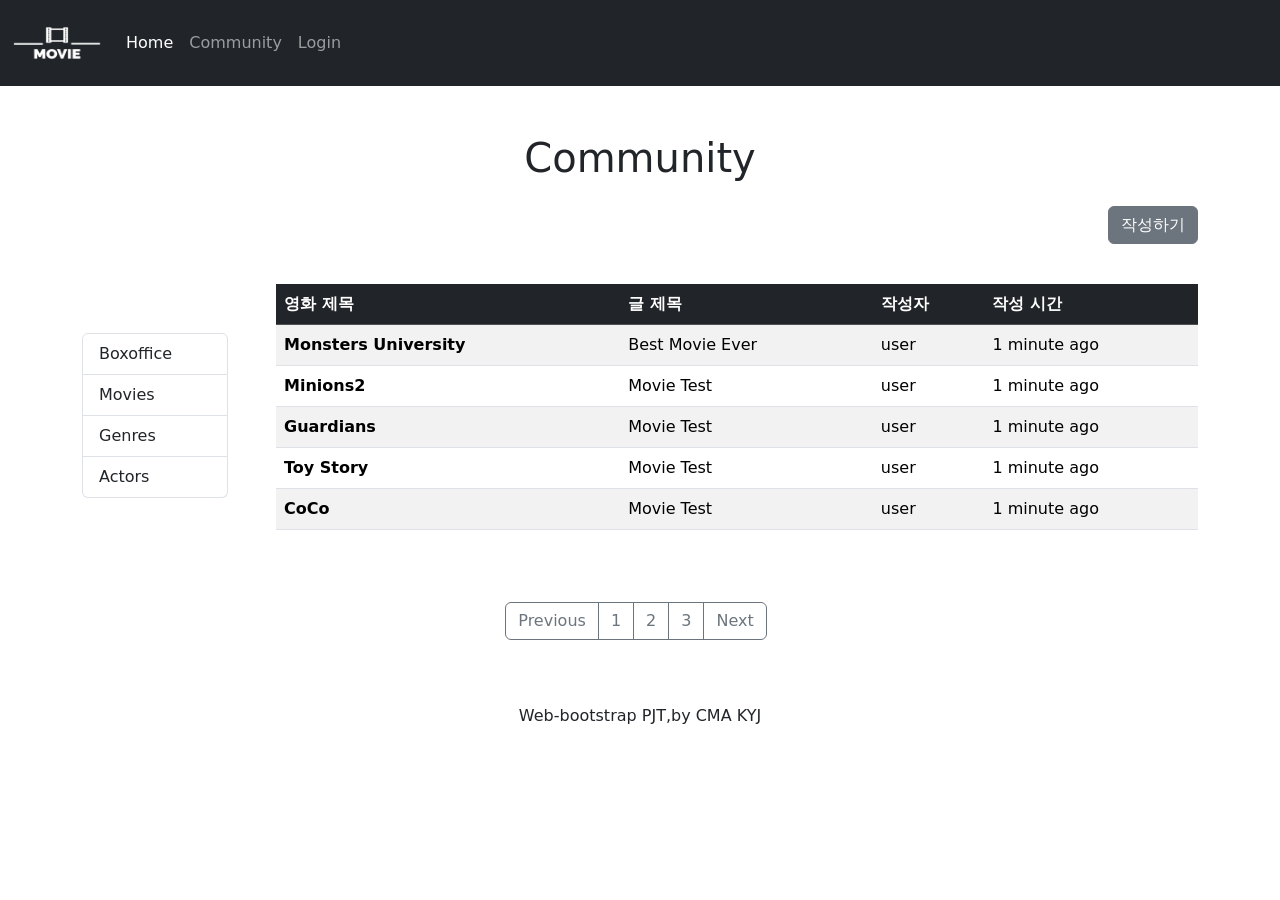
<file: 03_community.html>
<!DOCTYPE html>
<html lang="en">
  <head>
    <meta charset="UTF-8" />
    <meta http-equiv="X-UA-Compatible" content="IE=edge" />
    <meta name="viewport" content="width=device-width, initial-scale=1.0" />
    <!-- CSS only -->
    <link
      href="https://cdn.jsdelivr.net/npm/bootstrap@5.2.1/dist/css/bootstrap.min.css"
      rel="stylesheet"
      integrity="sha384-iYQeCzEYFbKjA/T2uDLTpkwGzCiq6soy8tYaI1GyVh/UjpbCx/TYkiZhlZB6+fzT"
      crossorigin="anonymous"
    />
    <link rel="preconnect" href="https://fonts.googleapis.com" />
    <link rel="preconnect" href="https://fonts.gstatic.com" crossorigin />
    <link
      href="https://fonts.googleapis.com/css2?family=Sunflower&display=swap"
      rel="stylesheet"
    />
    <title>0913실습3</title>
    <link
      rel="icon"
      type="image/x-icon"
      href="./images (1)/icons8-icq-32.png"
    />
  </head>
  <body>
    <!-- 네비 -->
    <nav class="navbar navbar-expand-lg navbar-dark bg-dark">
      <div class="container-fluid">
        <a class="navbar-brand" href="#">
          <img src="./images (1)/logo.png" width="90" height="60" />
        </a>
        <button
          class="navbar-toggler"
          type="button"
          data-bs-toggle="collapse"
          data-bs-target="#navbarSupportedContent"
          aria-controls="navbarSupportedContent"
          aria-expanded="false"
          aria-label="Toggle navigation"
        >
          <span class="navbar-toggler-icon"></span>
        </button>
        <div class="collapse navbar-collapse" id="navbarNavDropdown">
          <ul class="navbar-nav">
            <li class="nav-item">
              <a
                class="nav-link active"
                aria-current="page"
                href="./index.html"
              >
                Home
              </a>
            </li>
            <li class="nav-item">
              <a class="nav-link" href="./03_community.html">Community</a>
            </li>
            <li class="nav-item">
              <a
                class="nav-link"
                data-bs-toggle="modal"
                data-bs-target="#exampleModal"
                href="#"
              >
                Login
              </a>
              <!-- 모달 -->
              <div
                class="modal fade"
                id="exampleModal"
                tabindex="-1"
                aria-labelledby="exampleModalLabel"
                aria-hidden="true"
              >
                <div class="modal-dialog">
                  <div class="modal-content">
                    <div class="modal-header">
                      <h5 class="modal-title" id="exampleModalLabel">
                        Login
                      </h5>
                      <button
                        type="button"
                        class="btn-close"
                        data-bs-dismiss="modal"
                        aria-label="Close"
                      ></button>
                    </div>
                    <div class="modal-body">
                      <div class="mb-3">
                        <label
                          for="exampleFormControlInput1"
                          class="form-label"
                        >
                          Email address
                        </label>
                        <input
                          type="email"
                          class="form-control"
                          id="exampleFormControlInput1"
                          aria-describedby="emaildHelpBlock"
                        />
                        <div id="emailHelpBlock" class="form-text">
                          We'll never share your email with anyone else.
                        </div>
                      </div>
                      <div class="mb-3">
                        <label
                          for="exampleFormControlTextarea1"
                          class="form-label"
                        >
                          Password
                        </label>
                        <input
                          type="email"
                          class="form-control"
                          id="exampleFormControlTextarea1"
                        />
                      </div>
                      <div class="mb-3 form-check">
                        <input
                          type="checkbox"
                          class="form-check-input"
                          id="exampleCheck1"
                        />
                        <label class="form-check-label" for="exampleCheck1">
                          Check me out
                        </label>
                      </div>
                    </div>
                    <div class="modal-footer">
                      <button
                        type="button"
                        class="btn btn-outline-secondary"
                        data-bs-dismiss="modal"
                      >
                        Close
                      </button>
                      <button type="button" class="btn btn-secondary">
                        Save changes
                      </button>
                    </div>
                  </div>
                </div>
              </div>
            </li>
          </ul>
        </div>
      </div>
    </nav>
    <!-- 커뮤니티 -->
    <div class="container mt-5 mb-0">
      <h1 class="text-center">Community</h1>
      <div class="d-flex justify-content-end mt-4">
        <a
          href="./04_form.html"
          class="btn btn-secondary"
          role="button"
          aria-disabled="true"
        >
          작성하기
        </a>
      </div>
      <div class="row gx-4 gx-lg-5 align-items-center mt-3 mb-2">
        <div class="col-lg-2 my-4">
          <ul class="list-group">
            <a href="#" class="list-group-item list-group-item-action">
              Boxoffice
            </a>
            <a href="#" class="list-group-item list-group-item-action">
              Movies
            </a>
            <a href="#" class="list-group-item list-group-item-action">
              Genres
            </a>
            <a href="#" class="list-group-item list-group-item-action">
              Actors
            </a>
          </ul>
        </div>
        <div class="d-none d-lg-block d-xl-block d-xxl-block col-lg-10 my-4">
          <table class="table table-striped">
            <thead>
              <tr class="table-dark">
                <th scope="col">영화 제목</th>
                <th scope="col">글 제목</th>
                <th scope="col">작성자</th>
                <th scope="col">작성 시간</th>
              </tr>
            </thead>
            <tbody>
              <tr>
                <th scope="row">Monsters University</th>
                <td>Best Movie Ever</td>
                <td>user</td>
                <td>1 minute ago</td>
              </tr>
              <tr>
                <th scope="row">Minions2</th>
                <td>Movie Test</td>
                <td>user</td>
                <td>1 minute ago</td>
              </tr>
              <tr>
                <th scope="row">Guardians</th>
                <td>Movie Test</td>
                <td>user</td>
                <td>1 minute ago</td>
              </tr>
              <tr>
                <th scope="row">Toy Story</th>
                <td>Movie Test</td>
                <td>user</td>
                <td>1 minute ago</td>
              </tr>
              <tr>
                <th scope="row">CoCo</th>
                <td>Movie Test</td>
                <td>user</td>
                <td>1 minute ago</td>
              </tr>
            </tbody>
          </table>
        </div>
        <!-- 반응형카드 -->
        <div class="d-block d-lg-none d-xl-none d-xxl-none my-4">
          <div class="card my-4">
            <div class="card-body">
              <h5 class="card-title">Best Movie Ever</h5>
              <p class="card-text">
                Great Movie Title
              </p>
              <p>user</p>
              <div class="text-muted">
                1 minute ago
              </div>
            </div>
          </div>
          <div class="card my-4">
            <div class="card-body">
              <h5 class="card-title">Movie Test</h5>
              <p class="card-text">
                Great Movie title
              </p>
              <p>user</p>
              <div class="text-muted">
                1 minute ago
              </div>
            </div>
          </div>
          <div class="card my-4">
            <div class="card-body">
              <h5 class="card-title">Movie Test</h5>
              <p class="card-text">
                Great Movie title
              </p>
              <p>user</p>
              <div class="text-muted">
                1 minute ago
              </div>
            </div>
          </div>
          <div class="card my-4">
            <div class="card-body">
              <h5 class="card-title">Movie Test</h5>
              <p class="card-text">
                Great Movie title
              </p>
              <p>user</p>
              <div class="text-muted">
                1 minute ago
              </div>
            </div>
          </div>
          <div class="card my-4">
            <div class="card-body">
              <h5 class="card-title">Movie Test</h5>
              <p class="card-text">
                Great Movie title
              </p>
              <p>user</p>
              <div class="text-muted">
                1 minute ago
              </div>
            </div>
          </div>
        </div>
      </div>
    </div>
    <div class="container d-flex justify-content-around">
      <div class="d-none d-lg-block d-xl-block d-xxl-block col-lg-10 my-4">
        <div
          class="btn-toolbar mb-3 d-flex justify-content-around"
          role="toolbar"
          aria-label="Toolbar with button groups"
        >
          <div class="btn-group me-2" role="group" aria-label="First group">
            <button type="button" class="btn btn-outline-secondary">
              Previous
            </button>
            <button type="button" class="btn btn-outline-secondary">1</button>
            <button type="button" class="btn btn-outline-secondary">2</button>
            <button type="button" class="btn btn-outline-secondary">3</button>
            <button type="button" class="btn btn-outline-secondary">
              Next
            </button>
          </div>
        </div>
      </div>
    </div>
    <!-- 푸터 -->
    <footer>
      <p class="text-center py-4">Web-bootstrap PJT,by CMA KYJ</p>
    </footer>
    <!-- JavaScript Bundle with Popper -->
    <script
      src="https://cdn.jsdelivr.net/npm/bootstrap@5.2.1/dist/js/bootstrap.bundle.min.js"
      integrity="sha384-u1OknCvxWvY5kfmNBILK2hRnQC3Pr17a+RTT6rIHI7NnikvbZlHgTPOOmMi466C8"
      crossorigin="anonymous"
    ></script>
  </body>
</html>
</file>
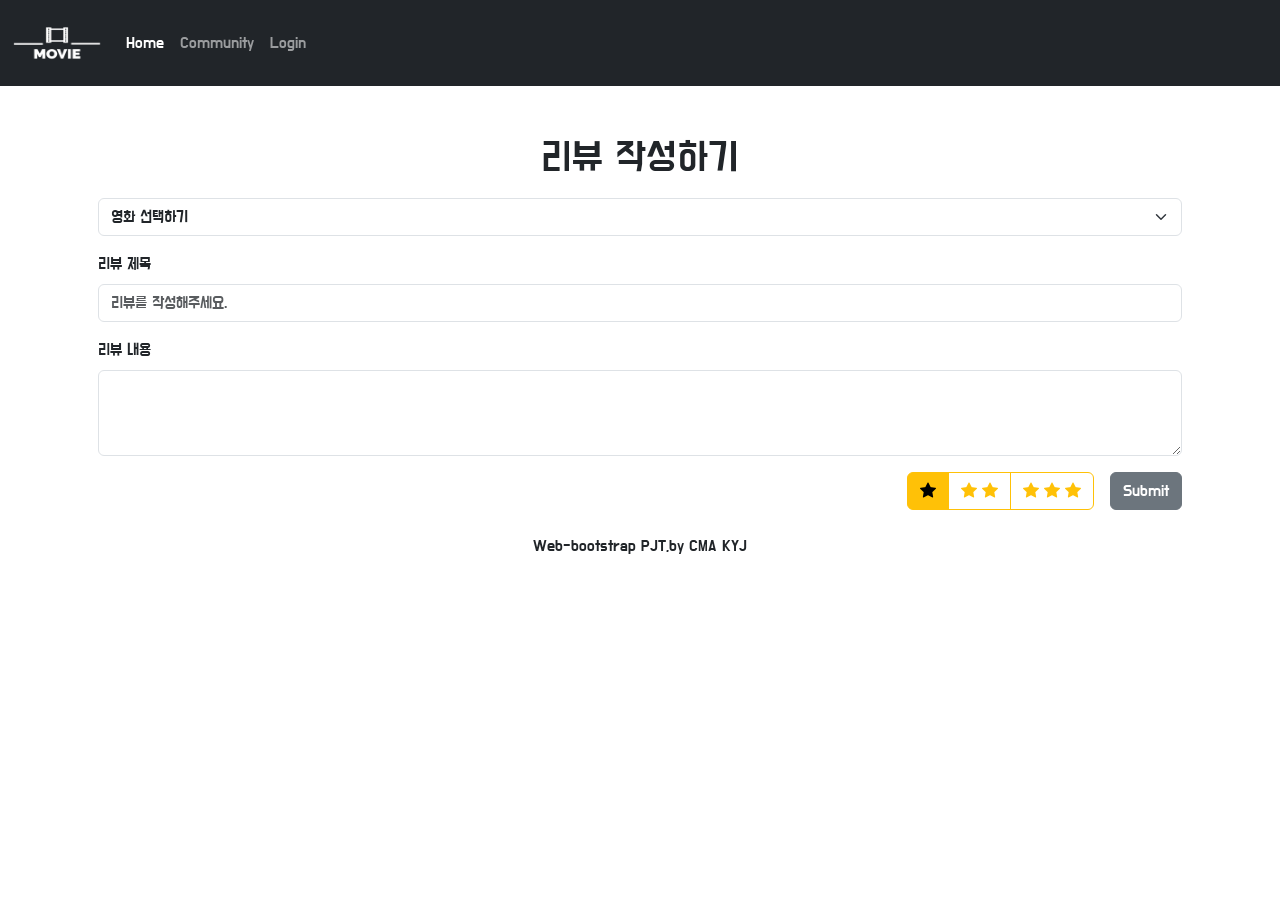
<file: 04_form.html>
<!DOCTYPE html>
<html lang="en">
  <head>
    <meta charset="UTF-8" />
    <meta http-equiv="X-UA-Compatible" content="IE=edge" />
    <meta name="viewport" content="width=device-width, initial-scale=1.0" />
    <!-- CSS only -->
    <link
      href="https://cdn.jsdelivr.net/npm/bootstrap@5.2.1/dist/css/bootstrap.min.css"
      rel="stylesheet"
      integrity="sha384-iYQeCzEYFbKjA/T2uDLTpkwGzCiq6soy8tYaI1GyVh/UjpbCx/TYkiZhlZB6+fzT"
      crossorigin="anonymous"
    />
    <link rel="preconnect" href="https://fonts.googleapis.com" />
    <link rel="preconnect" href="https://fonts.gstatic.com" crossorigin />
    <link
      href="https://fonts.googleapis.com/css2?family=Sunflower&display=swap"
      rel="stylesheet"
    />
    <link
      rel="stylesheet"
      href="https://cdn.jsdelivr.net/npm/bootstrap-icons@1.9.1/font/bootstrap-icons.css"
    />
    <link rel="stylesheet" href="0914.css" />
    <title>0914실습4</title>
    <link
      rel="icon"
      type="image/x-icon"
      href="./images (1)/icons8-icq-32.png"
    />
  </head>
  <body>
    <!-- 네비 -->
    <nav class="navbar navbar-expand-lg navbar-dark bg-dark">
      <div class="container-fluid">
        <a class="navbar-brand" href="#">
          <img src="./images (1)/logo.png" width="90" height="60" />
        </a>
        <button
          class="navbar-toggler"
          type="button"
          data-bs-toggle="collapse"
          data-bs-target="#navbarSupportedContent"
          aria-controls="navbarSupportedContent"
          aria-expanded="false"
          aria-label="Toggle navigation"
        >
          <span class="navbar-toggler-icon"></span>
        </button>
        <div class="collapse navbar-collapse" id="navbarNavDropdown">
          <ul class="navbar-nav">
            <li class="nav-item">
              <a
                class="nav-link active"
                aria-current="page"
                href="./index.html"
              >
                Home
              </a>
            </li>
            <li class="nav-item">
              <a class="nav-link" href="./03_community.html">Community</a>
            </li>
            <li class="nav-item">
              <a
                class="nav-link"
                data-bs-toggle="modal"
                data-bs-target="#exampleModal"
                href="#"
              >
                Login
              </a>
              <!-- 모달 -->
              <div
                class="modal fade"
                id="exampleModal"
                tabindex="-1"
                aria-labelledby="exampleModalLabel"
                aria-hidden="true"
              >
                <div class="modal-dialog">
                  <div class="modal-content">
                    <div class="modal-header">
                      <h5 class="modal-title" id="exampleModalLabel">
                        Login
                      </h5>
                      <button
                        type="button"
                        class="btn-close"
                        data-bs-dismiss="modal"
                        aria-label="Close"
                      ></button>
                    </div>
                    <div class="modal-body">
                      <div class="mb-3">
                        <label
                          for="exampleFormControlInput1"
                          class="form-label"
                        >
                          Email address
                        </label>
                        <input
                          type="email"
                          class="form-control"
                          id="exampleFormControlInput1"
                          aria-describedby="emaildHelpBlock"
                        />
                        <div id="emailHelpBlock" class="form-text">
                          We'll never share your email with anyone else.
                        </div>
                      </div>
                      <div class="mb-3">
                        <label
                          for="exampleFormControlTextarea1"
                          class="form-label"
                        >
                          Password
                        </label>
                        <input
                          type="email"
                          class="form-control"
                          id="exampleFormControlTextarea1"
                        />
                      </div>
                      <div class="mb-3 form-check">
                        <input
                          type="checkbox"
                          class="form-check-input"
                          id="exampleCheck1"
                        />
                        <label class="form-check-label" for="exampleCheck1">
                          Check me out
                        </label>
                      </div>
                    </div>
                    <div class="modal-footer">
                      <button
                        type="button"
                        class="btn btn-outline-secondary"
                        data-bs-dismiss="modal"
                      >
                        Close
                      </button>
                      <button type="button" class="btn btn-secondary">
                        Save changes
                      </button>
                    </div>
                  </div>
                </div>
              </div>
            </li>
          </ul>
        </div>
      </div>
    </nav>
    <!-- 리뷰작성 -->
    <div class="container mt-5 mb-0">
      <h1 class="text-center mb-3">리뷰 작성하기</h1>
      <form class="px-3">
        <div class="mb-3">
          <select class="form-select" aria-label="Default select example">
            <option selected>영화 선택하기</option>
            <option value="1">Monsters University</option>
            <option value="2">CoCo</option>
            <option value="3">Toy Story</option>
            <option value="4">Minions2</option>
            <option value="5">Boss Baby</option>
            <option value="6">Guardians</option>
          </select>
        </div>
        <div class="mb-3">
          <label for="exampleInputEmail1" class="form-label">
            리뷰 제목
          </label>
          <input
            type="email"
            class="form-control"
            id="exampleInputEmail1"
            placeholder="리뷰를 작성해주세요."
          />
        </div>
        <div class="mb-3">
          <label for="exampleFormControlTextarea1" class="form-label">
            리뷰 내용
          </label>
          <textarea
            class="form-control"
            id="exampleFormControlTextarea1"
            rows="3"
          ></textarea>
        </div>
        <div class="d-flex justify-content-end">
          <div
            class="btn-group"
            role="group"
            aria-label="Basic radio toggle button group"
          >
            <input
              type="radio"
              class="btn-check"
              name="btnradio"
              id="btnradio1"
              autocomplete="off"
              checked
            />
            <label class="btn btn-outline-warning" for="btnradio1">
              <i class="bi bi-star-fill"></i>
            </label>
            <input
              type="radio"
              class="btn-check"
              name="btnradio"
              id="btnradio2"
              autocomplete="off"
            />
            <label class="btn btn-outline-warning" for="btnradio2">
              <i class="bi bi-star-fill"></i>
              <i class="bi bi-star-fill"></i>
            </label>
            <input
              type="radio"
              class="btn-check"
              name="btnradio"
              id="btnradio3"
              autocomplete="off"
            />
            <label class="btn btn-outline-warning" for="btnradio3">
              <i class="bi bi-star-fill"></i>
              <i class="bi bi-star-fill"></i>
              <i class="bi bi-star-fill"></i>
            </label>
          </div>
          <button type="submit" class="btn btn-secondary ms-3">
            Submit
          </button>
        </div>
      </form>
    </div>
    <!-- 푸터 -->
    <footer>
      <p class="text-center py-4">Web-bootstrap PJT,by CMA KYJ</p>
    </footer>
    <!-- JavaScript Bundle with Popper -->
    <script
      src="https://cdn.jsdelivr.net/npm/bootstrap@5.2.1/dist/js/bootstrap.bundle.min.js"
      integrity="sha384-u1OknCvxWvY5kfmNBILK2hRnQC3Pr17a+RTT6rIHI7NnikvbZlHgTPOOmMi466C8"
      crossorigin="anonymous"
    ></script>
  </body>
</html>
</file>
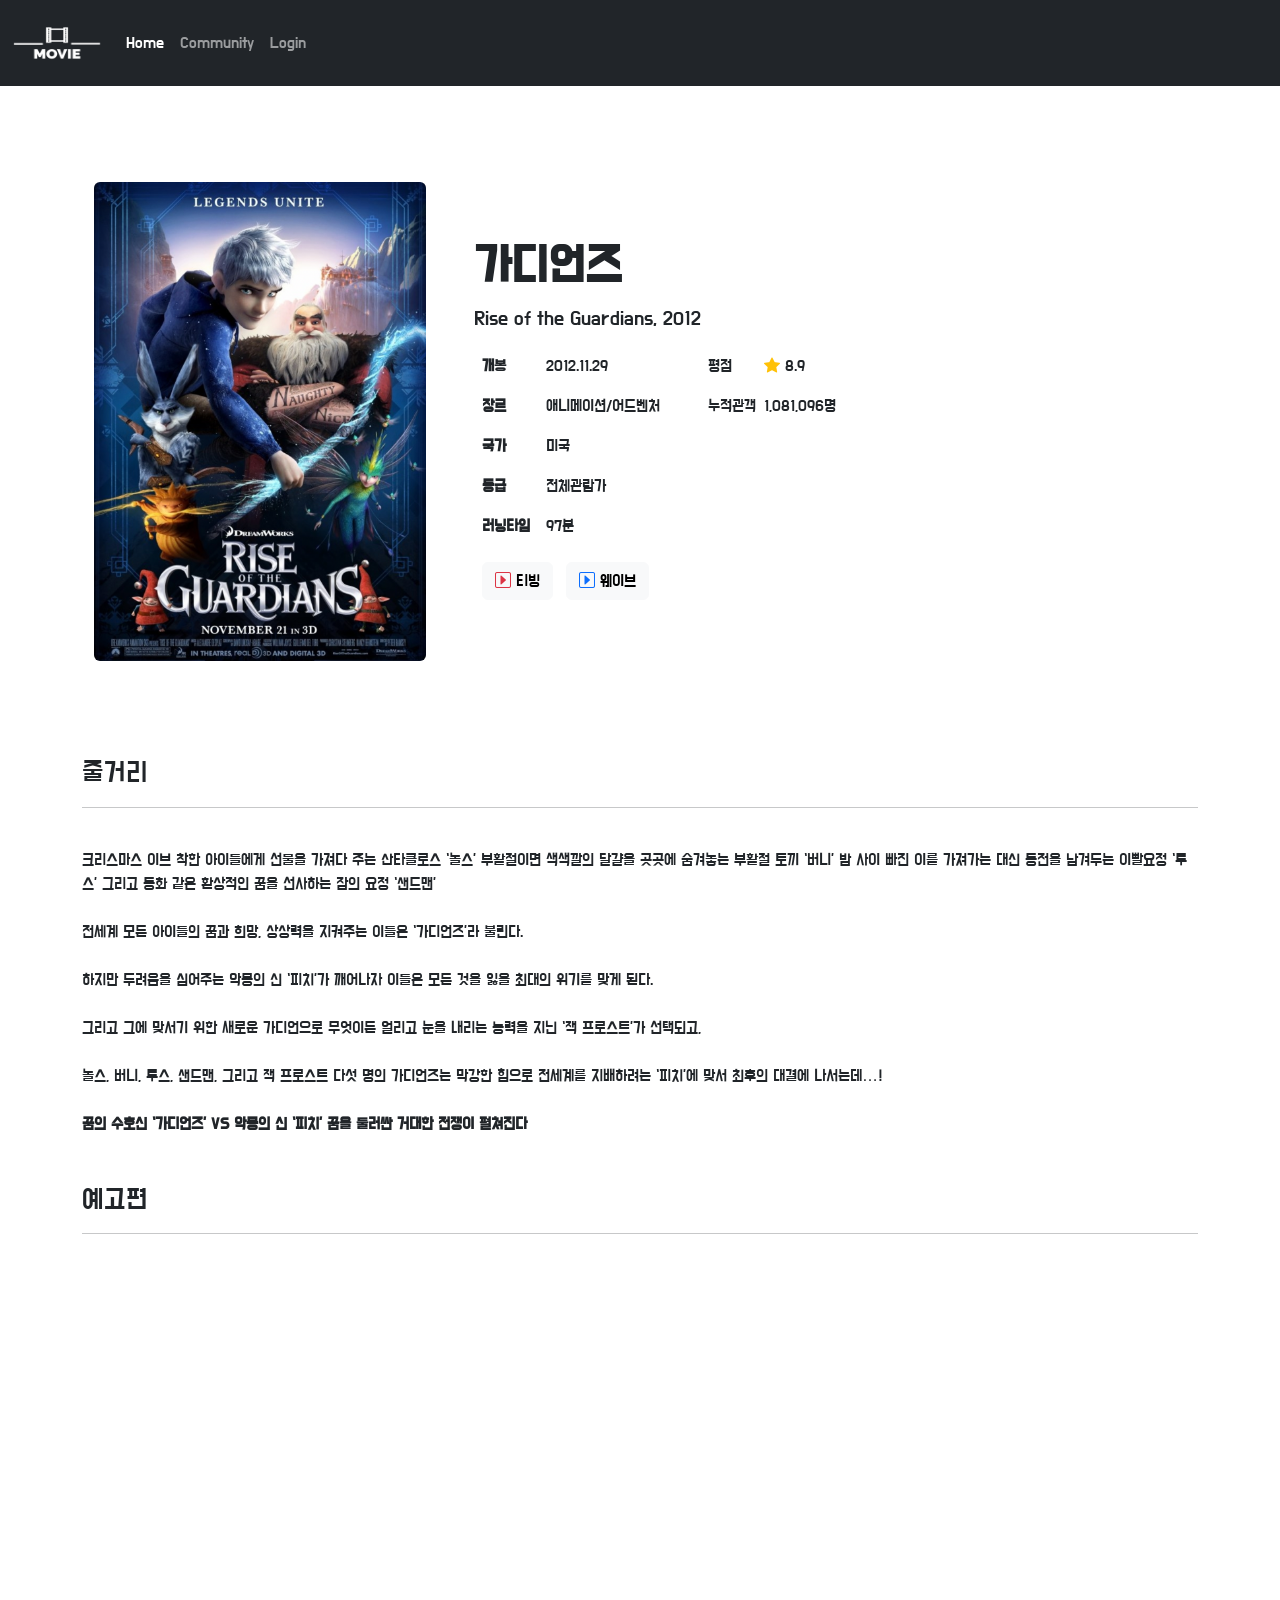
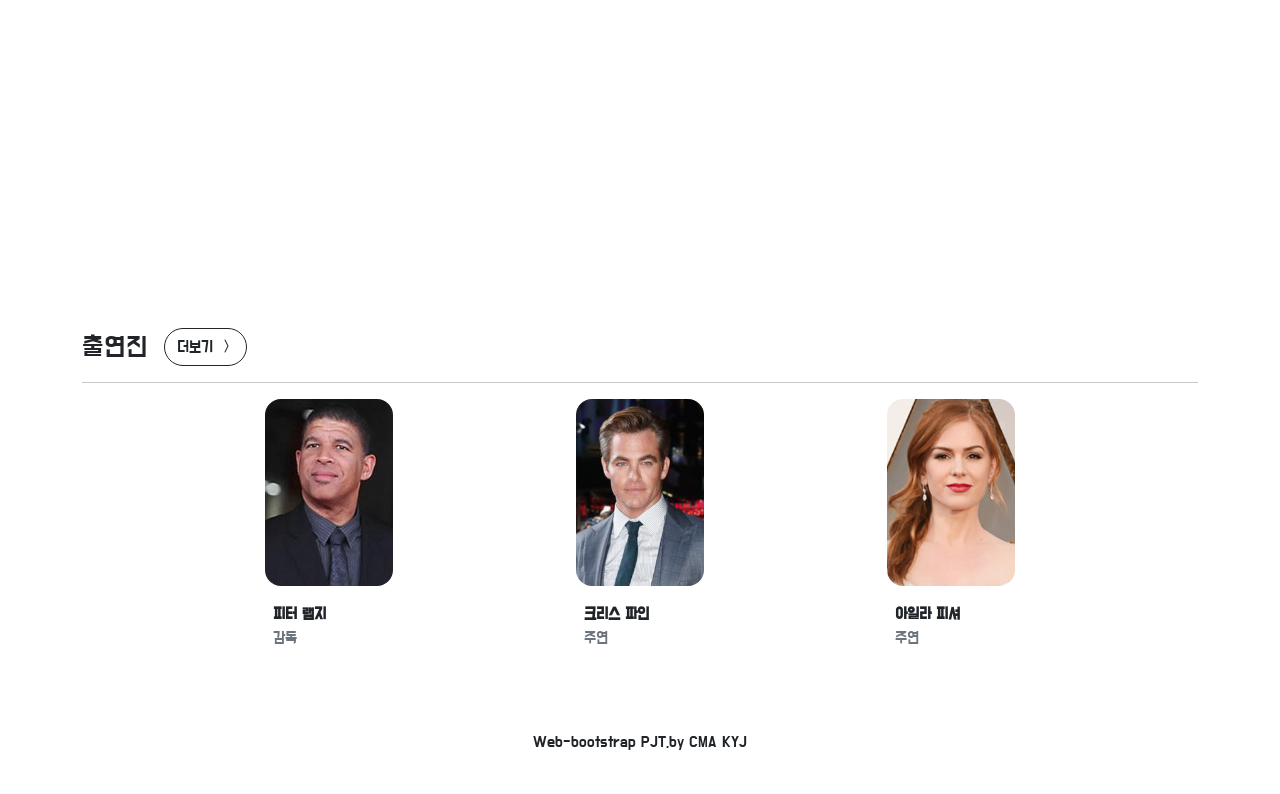
<file: 05_가디언즈.html>
<!DOCTYPE html>
<html lang="en">
  <head>
    <meta charset="UTF-8" />
    <meta http-equiv="X-UA-Compatible" content="IE=edge" />
    <meta name="viewport" content="width=device-width, initial-scale=1.0" />
    <!-- CSS only -->
    <link
      href="https://cdn.jsdelivr.net/npm/bootstrap@5.2.1/dist/css/bootstrap.min.css"
      rel="stylesheet"
      integrity="sha384-iYQeCzEYFbKjA/T2uDLTpkwGzCiq6soy8tYaI1GyVh/UjpbCx/TYkiZhlZB6+fzT"
      crossorigin="anonymous"
    />
    <link rel="preconnect" href="https://fonts.googleapis.com" />
    <link rel="preconnect" href="https://fonts.gstatic.com" crossorigin />
    <link
      href="https://fonts.googleapis.com/css2?family=Sunflower&display=swap"
      rel="stylesheet"
    />
    <link
      rel="stylesheet"
      href="https://cdn.jsdelivr.net/npm/bootstrap-icons@1.9.1/font/bootstrap-icons.css"
    />
    <link rel="stylesheet" href="0914.css" />
    <title>가디언즈</title>
    <link
      rel="icon"
      type="image/x-icon"
      href="./images (1)/icons8-icq-32.png"
    />
  </head>
  <body>
    <!-- 네비 -->
    <nav class="navbar navbar-expand-lg navbar-dark bg-dark">
      <div class="container-fluid">
        <a class="navbar-brand" href="#">
          <img src="./images (1)/logo.png" width="90" height="60" />
        </a>
        <button
          class="navbar-toggler"
          type="button"
          data-bs-toggle="collapse"
          data-bs-target="#navbarSupportedContent"
          aria-controls="navbarSupportedContent"
          aria-expanded="false"
          aria-label="Toggle navigation"
        >
          <span class="navbar-toggler-icon"></span>
        </button>
        <div class="collapse navbar-collapse" id="navbarNavDropdown">
          <ul class="navbar-nav">
            <li class="nav-item">
              <a
                class="nav-link active"
                aria-current="page"
                href="./index.html"
              >
                Home
              </a>
            </li>
            <li class="nav-item">
              <a class="nav-link" href="./03_community.html">Community</a>
            </li>
            <li class="nav-item">
              <a
                class="nav-link"
                data-bs-toggle="modal"
                data-bs-target="#exampleModal"
                href="#"
              >
                Login
              </a>
              <!-- 모달 -->
              <div
                class="modal fade"
                id="exampleModal"
                tabindex="-1"
                aria-labelledby="exampleModalLabel"
                aria-hidden="true"
              >
                <div class="modal-dialog">
                  <div class="modal-content">
                    <div class="modal-header">
                      <h5 class="modal-title" id="exampleModalLabel">
                        Login
                      </h5>
                      <button
                        type="button"
                        class="btn-close"
                        data-bs-dismiss="modal"
                        aria-label="Close"
                      ></button>
                    </div>
                    <div class="modal-body">
                      <div class="mb-3">
                        <label
                          for="exampleFormControlInput1"
                          class="form-label"
                        >
                          Email address
                        </label>
                        <input
                          type="email"
                          class="form-control"
                          id="exampleFormControlInput1"
                          aria-describedby="emaildHelpBlock"
                        />
                        <div id="emailHelpBlock" class="form-text">
                          We'll never share your email with anyone else.
                        </div>
                      </div>
                      <div class="mb-3">
                        <label
                          for="exampleFormControlTextarea1"
                          class="form-label"
                        >
                          Password
                        </label>
                        <input
                          type="email"
                          class="form-control"
                          id="exampleFormControlTextarea1"
                        />
                      </div>
                      <div class="mb-3 form-check">
                        <input
                          type="checkbox"
                          class="form-check-input"
                          id="exampleCheck1"
                        />
                        <label class="form-check-label" for="exampleCheck1">
                          Check me out
                        </label>
                      </div>
                    </div>
                    <div class="modal-footer">
                      <button
                        type="button"
                        class="btn btn-outline-secondary"
                        data-bs-dismiss="modal"
                      >
                        Close
                      </button>
                      <button type="button" class="btn btn-secondary">
                        Save changes
                      </button>
                    </div>
                  </div>
                </div>
              </div>
            </li>
          </ul>
        </div>
      </div>
    </nav>
    <!-- 영화 정보 -->
    <div class="container px-3 px-lg-4">
      <div class="row gx-4 gx-lg-5 align-items-center my-5 py-5">
        <div class="col-lg-4">
          <img
            class="img-fluid rounded mb-4 mb-lg-0"
            src="./images (1)/가디언즈.png"
          />
        </div>
        <div class="col-lg-8">
          <h1 class="display-5 fw-bold m-0 py-1">가디언즈</h1>
          <p class="fs-5 mb-3 py-1">Rise of the Guardians, 2012</p>
          <div class="d-flex">
            <div class="px-2 fw-bold">
              <p>개봉</p>
              <p>장르</p>
              <p>국가</p>
              <p>등급</p>
              <p>러닝타임</p>
            </div>
            <div class="ps-2 pe-4">
              <p>2012.11.29</p>
              <p>애니메이션/어드벤처</p>
              <p>미국</p>
              <p>전체관람가</p>
              <p>97분</p>
            </div>
            <div class="ps-4 pe-2fw-bold">
              <p>평점</p>
              <p>누적관객</p>
            </div>
            <div class="px-2">
              <p>
                <i class="bi bi-star-fill text-warning"></i>
                8.9
              </p>
              <p>1,081,096명</p>
            </div>
          </div>
          <div class="detail_btn my-2">
            <div class="group_btn">
              <a
                href="https://www.tving.com/contents/M000368676?utm_source=Daum&utm_medium=Organic&utm_campaign=SERP"
                target="_blank"
                class="btn btn-light mx-2"
              >
                <i class="bi bi-caret-right-square text-danger"></i>
                티빙
              </a>
              <a
                href="https://www.wavve.com/player/movie?movieid=MV_CQ01_PT0000011353"
                target="_blank"
                class="btn btn-light"
              >
                <i class="bi bi-caret-right-square text-primary"></i>
                웨이브
              </a>
            </div>
          </div>
        </div>
      </div>
    </div>
    <!-- 줄거리 -->
    <section class="container my-5">
      <h3>
        줄거리
      </h3>
      <hr />
      <br />
      크리스마스 이브 착한 아이들에게 선물을 가져다 주는 산타클로스 ‘놀스’
      부활절이면 색색깔의 달걀을 곳곳에 숨겨놓는 부활절 토끼 ‘버니’ 밤 사이 빠진
      이를 가져가는 대신 동전을 남겨두는 이빨요정 ‘투스’ 그리고 동화 같은
      환상적인 꿈을 선사하는 잠의 요정 ‘샌드맨’
      <br />
      <br />
      전세계 모든 아이들의 꿈과 희망, 상상력을 지켜주는 이들은 ‘가디언즈’라
      불린다.
      <br />
      <br />
      하지만 두려움을 심어주는 악몽의 신 ‘피치’가 깨어나자 이들은 모든 것을 잃을
      최대의 위기를 맞게 된다.
      <br />
      <br />
      그리고 그에 맞서기 위한 새로운 가디언으로 무엇이든 얼리고 눈을 내리는
      능력을 지닌 ‘잭 프로스트’가 선택되고,
      <br />
      <br />
      놀스, 버니, 투스, 샌드맨, 그리고 잭 프로스트 다섯 명의 가디언즈는 막강한
      힘으로 전세계를 지배하려는 ‘피치’에 맞서 최후의 대결에 나서는데…!
      <br />
      <br />
      <b>
        꿈의 수호신 ‘가디언즈’ VS 악몽의 신 ‘피치’ 꿈을 둘러싼 거대한 전쟁이
        펼쳐진다
      </b>
    </section>
    <!-- 예고편 -->
    <section class="container my-5">
      <h3>
        예고편
      </h3>
      <hr />
      <div class="d-flex justify-content-center">
        <iframe
          width="1120"
          height="630"
          src="https://www.youtube.com/embed/eQduLOP1T1c"
          title="YouTube video player"
          frameborder="0"
          allow="accelerometer; autoplay; clipboard-write; encrypted-media; gyroscope; picture-in-picture"
          allowfullscreen
        ></iframe>
      </div>
    </section>
    <!-- 출연진 -->
    <section class="container my-5">
      <h3>
        출연진
        <a
          href="https://movie.daum.net/moviedb/crew?movieId=55127"
          target="_blank"
          class="btn btn-outline-dark rounded-pill mx-2"
        >
          더보기
          <i class="bi bi-chevron-compact-right"></i>
        </a>
      </h3>
      <hr />
      <div class="d-flex justify-content-evenly">
        <div style="width: 8rem;">
          <img
            src="./images (1)/가디감독.png"
            class="card-img-top rounded-4 mb-2"
          />
          <div class="m-2">
            <strong>
              피터 램지
            </strong>
            <span class="text-secondary">
              <br />
              감독
            </span>
          </div>
        </div>
        <div style="width: 8rem;">
          <img
            src="./images (1)/가디주연1.png"
            class="card-img-top rounded-4 mb-2"
          />
          <div class="m-2">
            <strong>
              크리스 파인
            </strong>
            <span class="text-secondary">
              <br />
              주연
            </span>
          </div>
        </div>
        <div style="width: 8rem;">
          <img
            src="./images (1)/가디주연2.png"
            class="card-img-top rounded-4 mb-2"
          />
          <div class="m-2">
            <strong>
              아일라 피셔
            </strong>
            <span class="text-secondary">
              <br />
              주연
            </span>
          </div>
        </div>
      </div>
    </section>
    <!-- 푸터 -->
    <footer>
      <p class="text-center py-4">Web-bootstrap PJT,by CMA KYJ</p>
    </footer>
    <!-- JavaScript Bundle with Popper -->
    <script
      src="https://cdn.jsdelivr.net/npm/bootstrap@5.2.1/dist/js/bootstrap.bundle.min.js"
      integrity="sha384-u1OknCvxWvY5kfmNBILK2hRnQC3Pr17a+RTT6rIHI7NnikvbZlHgTPOOmMi466C8"
      crossorigin="anonymous"
    ></script>
  </body>
</html>
</file>
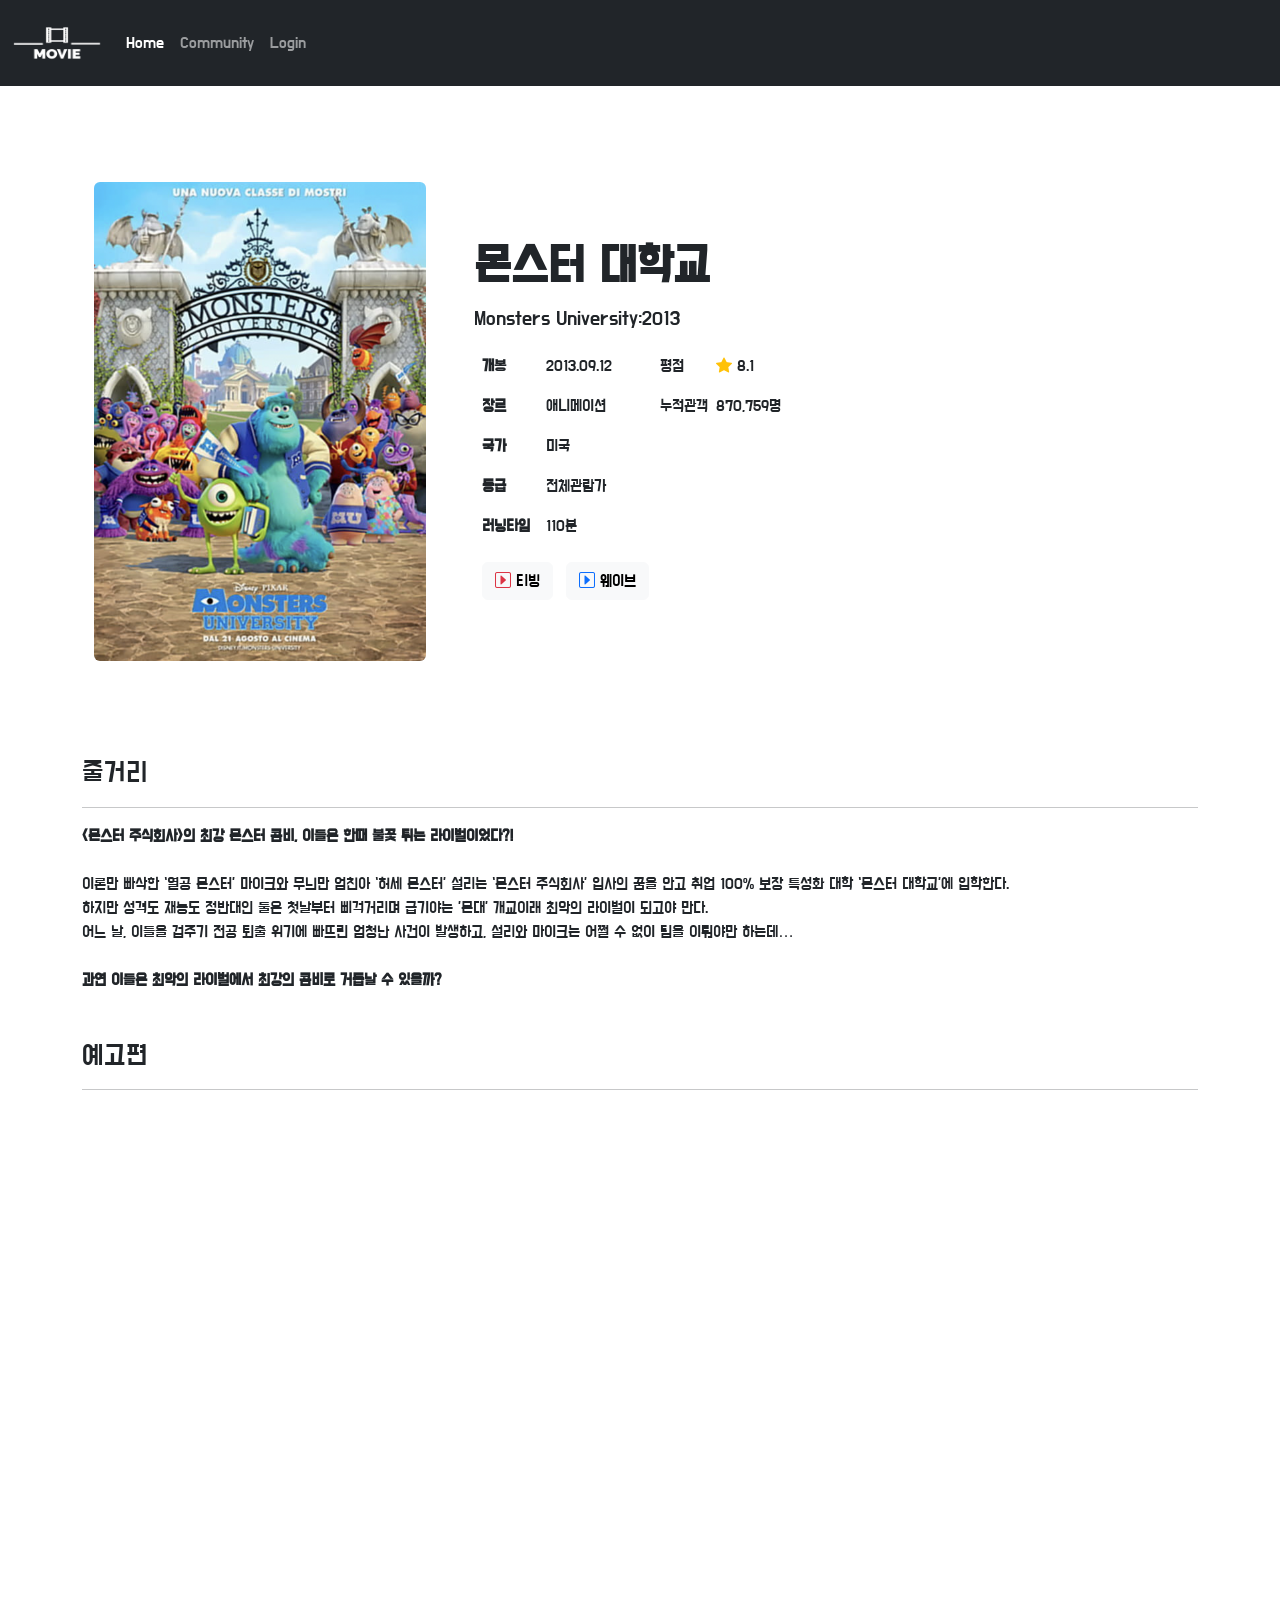
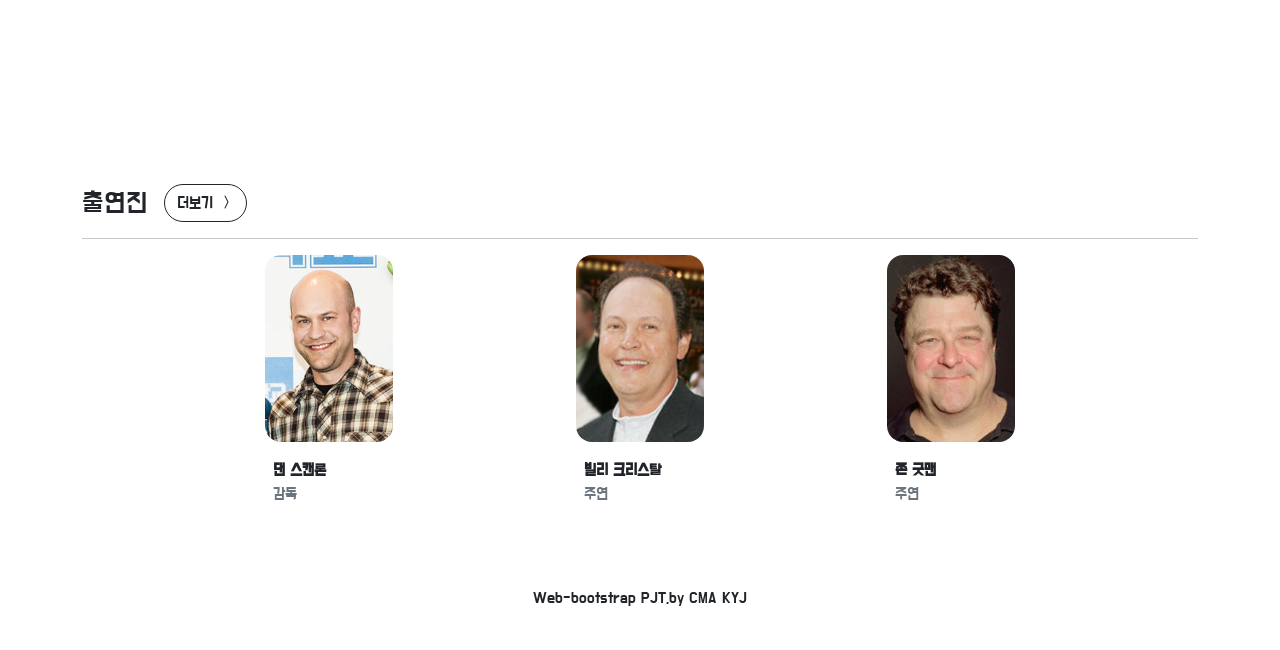
<file: 05_몬스터대학교.html>
<!DOCTYPE html>
<html lang="en">
  <head>
    <meta charset="UTF-8" />
    <meta http-equiv="X-UA-Compatible" content="IE=edge" />
    <meta name="viewport" content="width=device-width, initial-scale=1.0" />
    <!-- CSS only -->
    <link
      href="https://cdn.jsdelivr.net/npm/bootstrap@5.2.1/dist/css/bootstrap.min.css"
      rel="stylesheet"
      integrity="sha384-iYQeCzEYFbKjA/T2uDLTpkwGzCiq6soy8tYaI1GyVh/UjpbCx/TYkiZhlZB6+fzT"
      crossorigin="anonymous"
    />
    <link rel="preconnect" href="https://fonts.googleapis.com" />
    <link rel="preconnect" href="https://fonts.gstatic.com" crossorigin />
    <link
      href="https://fonts.googleapis.com/css2?family=Sunflower&display=swap"
      rel="stylesheet"
    />
    <link
      rel="stylesheet"
      href="https://cdn.jsdelivr.net/npm/bootstrap-icons@1.9.1/font/bootstrap-icons.css"
    />
    <link rel="stylesheet" href="0914.css" />
    <title>몬스터대학교</title>
    <link
      rel="icon"
      type="image/x-icon"
      href="./images (1)/icons8-icq-32.png"
    />
  </head>
  <body>
    <!-- 네비 -->
    <nav class="navbar navbar-expand-lg navbar-dark bg-dark">
      <div class="container-fluid">
        <a class="navbar-brand" href="#">
          <img src="./images (1)/logo.png" width="90" height="60" />
        </a>
        <button
          class="navbar-toggler"
          type="button"
          data-bs-toggle="collapse"
          data-bs-target="#navbarSupportedContent"
          aria-controls="navbarSupportedContent"
          aria-expanded="false"
          aria-label="Toggle navigation"
        >
          <span class="navbar-toggler-icon"></span>
        </button>
        <div class="collapse navbar-collapse" id="navbarNavDropdown">
          <ul class="navbar-nav">
            <li class="nav-item">
              <a
                class="nav-link active"
                aria-current="page"
                href="./index.html"
              >
                Home
              </a>
            </li>
            <li class="nav-item">
              <a class="nav-link" href="./03_community.html">Community</a>
            </li>
            <li class="nav-item">
              <a
                class="nav-link"
                data-bs-toggle="modal"
                data-bs-target="#exampleModal"
                href="#"
              >
                Login
              </a>
              <!-- 모달 -->
              <div
                class="modal fade"
                id="exampleModal"
                tabindex="-1"
                aria-labelledby="exampleModalLabel"
                aria-hidden="true"
              >
                <div class="modal-dialog">
                  <div class="modal-content">
                    <div class="modal-header">
                      <h5 class="modal-title" id="exampleModalLabel">
                        Login
                      </h5>
                      <button
                        type="button"
                        class="btn-close"
                        data-bs-dismiss="modal"
                        aria-label="Close"
                      ></button>
                    </div>
                    <div class="modal-body">
                      <div class="mb-3">
                        <label
                          for="exampleFormControlInput1"
                          class="form-label"
                        >
                          Email address
                        </label>
                        <input
                          type="email"
                          class="form-control"
                          id="exampleFormControlInput1"
                          aria-describedby="emaildHelpBlock"
                        />
                        <div id="emailHelpBlock" class="form-text">
                          We'll never share your email with anyone else.
                        </div>
                      </div>
                      <div class="mb-3">
                        <label
                          for="exampleFormControlTextarea1"
                          class="form-label"
                        >
                          Password
                        </label>
                        <input
                          type="email"
                          class="form-control"
                          id="exampleFormControlTextarea1"
                        />
                      </div>
                      <div class="mb-3 form-check">
                        <input
                          type="checkbox"
                          class="form-check-input"
                          id="exampleCheck1"
                        />
                        <label class="form-check-label" for="exampleCheck1">
                          Check me out
                        </label>
                      </div>
                    </div>
                    <div class="modal-footer">
                      <button
                        type="button"
                        class="btn btn-outline-secondary"
                        data-bs-dismiss="modal"
                      >
                        Close
                      </button>
                      <button type="button" class="btn btn-secondary">
                        Save changes
                      </button>
                    </div>
                  </div>
                </div>
              </div>
            </li>
          </ul>
        </div>
      </div>
    </nav>
    <!-- 영화 정보 -->
    <div class="container px-3 px-lg-4">
      <div class="row gx-4 gx-lg-5 align-items-center my-5 py-5">
        <div class="col-lg-4">
          <img
            class="img-fluid rounded mb-4 mb-lg-0"
            src="./images (1)/몬대.png"
          />
        </div>
        <div class="col-lg-8">
          <h1 class="display-5 fw-bold m-0 py-1">몬스터 대학교</h1>
          <p class="fs-5 mb-3 py-1">Monsters University:2013</p>
          <div class="d-flex">
            <div class="px-2 fw-bold">
              <p>개봉</p>
              <p>장르</p>
              <p>국가</p>
              <p>등급</p>
              <p>러닝타임</p>
            </div>
            <div class="ps-2 pe-4">
              <p>2013.09.12</p>
              <p>애니메이션</p>
              <p>미국</p>
              <p>전체관람가</p>
              <p>110분</p>
            </div>
            <div class="ps-4 pe-2fw-bold">
              <p>평점</p>
              <p>누적관객</p>
            </div>
            <div class="px-2">
              <p>
                <i class="bi bi-star-fill text-warning"></i>
                8.1
              </p>
              <p>870,759명</p>
            </div>
          </div>
          <div class="detail_btn my-2">
            <div class="group_btn">
              <a
                href="https://www.tving.com/movie/player/M000332033?utm_source=Daum&amp;utm_medium=Organic&amp;utm_campaign=SERP"
                target="_blank"
                class="btn btn-light mx-2"
              >
                <i class="bi bi-caret-right-square text-danger"></i>
                티빙
              </a>
              <a
                href="https://www.wavve.com/player/movie?movieid=MV_CA01_DY0000011238"
                target="_blank"
                class="btn btn-light"
              >
                <i class="bi bi-caret-right-square text-primary"></i>
                웨이브
              </a>
            </div>
          </div>
        </div>
      </div>
    </div>
    <!-- 줄거리 -->
    <section class="container my-5">
      <h3>
        줄거리
      </h3>
      <hr />
      <b>
        <몬스터 주식회사>의 최강 몬스터 콤비, 이들은 한때 불꽃 튀는
        라이벌이었다?!
      </b>
      <br />
      <br />
      이론만 빠삭한 ‘열공 몬스터’ 마이크와 무늬만 엄친아 ‘허세 몬스터’ 설리는
      ‘몬스터 주식회사’ 입사의 꿈을 안고 취업 100% 보장 특성화 대학 ‘몬스터
      대학교’에 입학한다.
      <br />
      하지만 성격도 재능도 정반대인 둘은 첫날부터 삐걱거리며 급기야는 '몬대'
      개교이래 최악의 라이벌이 되고야 만다.
      <br />
      어느 날, 이들을 겁주기 전공 퇴출 위기에 빠뜨린 엄청난 사건이 발생하고,
      설리와 마이크는 어쩔 수 없이 팀을 이뤄야만 하는데…
      <br />
      <br />
      <b>과연 이들은 최악의 라이벌에서 최강의 콤비로 거듭날 수 있을까?</b>
    </section>
    <!-- 예고편 -->
    <section class="container my-5">
      <h3>
        예고편
      </h3>
      <hr />
      <div class="d-flex justify-content-center">
        <iframe
          width="1120"
          height="630"
          src="https://www.youtube.com/embed/g9EbzaevX9U"
          title="YouTube video player"
          frameborder="0"
          allow="accelerometer; autoplay; clipboard-write; encrypted-media; gyroscope; picture-in-picture"
          allowfullscreen
        ></iframe>
      </div>
    </section>
    <!-- 출연진 -->
    <section class="container my-5">
      <h3>
        출연진
        <a
          href="https://movie.daum.net/moviedb/crew?movieId=52008"
          target="_blank"
          class="btn btn-outline-dark rounded-pill mx-2"
        >
          더보기
          <i class="bi bi-chevron-compact-right"></i>
        </a>
      </h3>
      <hr />
      <div class="d-flex justify-content-evenly">
        <div style="width: 8rem;">
          <img
            src="./images (1)/몬대감독.png"
            class="card-img-top rounded-4 mb-2"
          />
          <div class="m-2">
            <strong>
              댄 스캔론
            </strong>
            <span class="text-secondary">
              <br />
              감독
            </span>
          </div>
        </div>
        <div style="width: 8rem;">
          <img
            src="./images (1)/몬대주연1.png"
            class="card-img-top rounded-4 mb-2"
          />
          <div class="m-2">
            <strong>
              빌리 크리스탈
            </strong>
            <span class="text-secondary">
              <br />
              주연
            </span>
          </div>
        </div>
        <div style="width: 8rem;">
          <img
            src="./images (1)/몬대주연2.png"
            class="card-img-top rounded-4 mb-2"
          />
          <div class="m-2">
            <strong>
              존 굿맨
            </strong>
            <span class="text-secondary">
              <br />
              주연
            </span>
          </div>
        </div>
      </div>
    </section>
    <!-- 푸터 -->
    <footer>
      <p class="text-center py-4">Web-bootstrap PJT,by CMA KYJ</p>
    </footer>
    <!-- JavaScript Bundle with Popper -->
    <script
      src="https://cdn.jsdelivr.net/npm/bootstrap@5.2.1/dist/js/bootstrap.bundle.min.js"
      integrity="sha384-u1OknCvxWvY5kfmNBILK2hRnQC3Pr17a+RTT6rIHI7NnikvbZlHgTPOOmMi466C8"
      crossorigin="anonymous"
    ></script>
  </body>
</html>
</file>
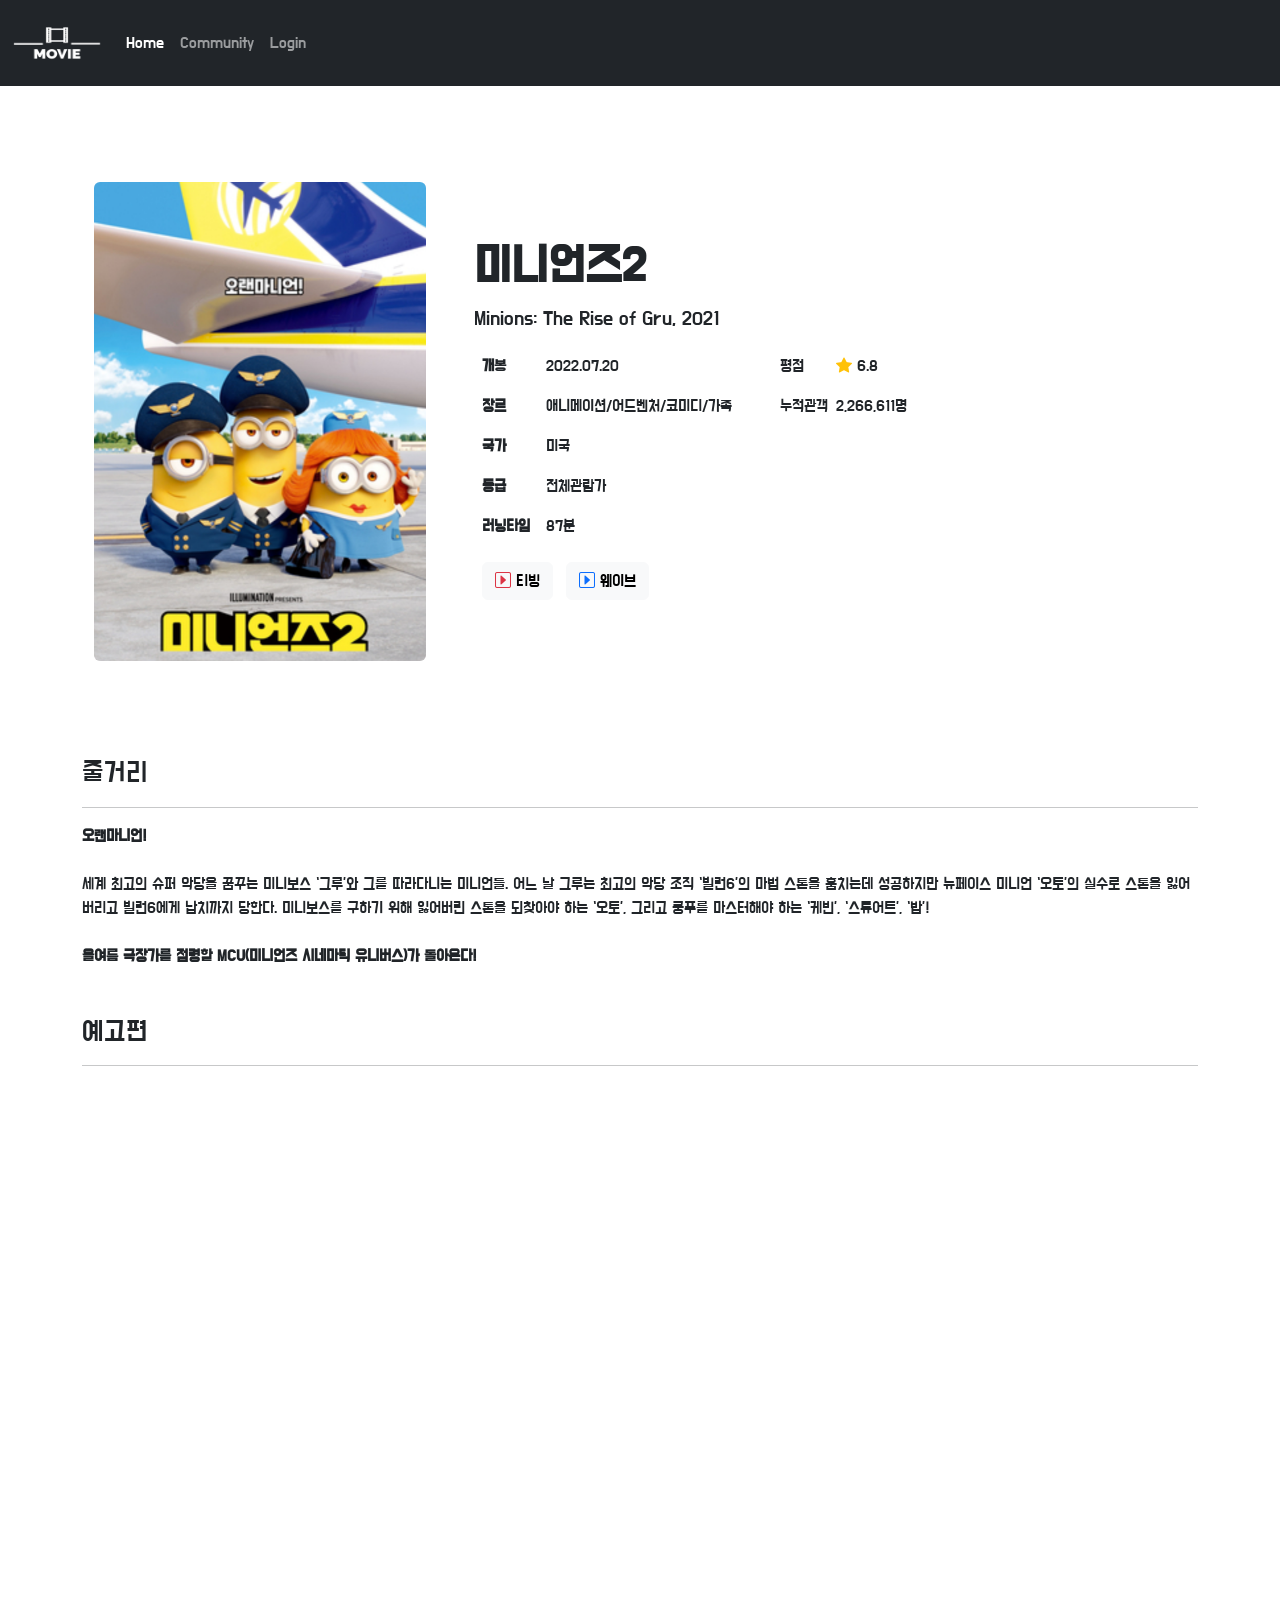
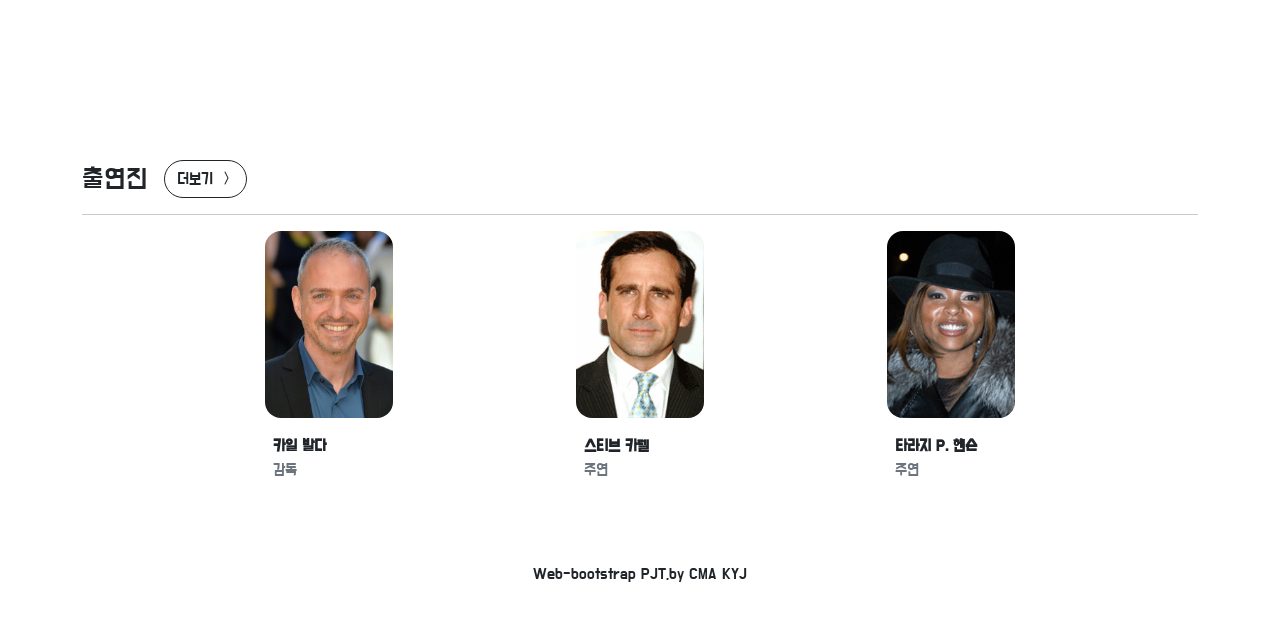
<file: 05_미니언즈2.html>
<!DOCTYPE html>
<html lang="en">
  <head>
    <meta charset="UTF-8" />
    <meta http-equiv="X-UA-Compatible" content="IE=edge" />
    <meta name="viewport" content="width=device-width, initial-scale=1.0" />
    <!-- CSS only -->
    <link
      href="https://cdn.jsdelivr.net/npm/bootstrap@5.2.1/dist/css/bootstrap.min.css"
      rel="stylesheet"
      integrity="sha384-iYQeCzEYFbKjA/T2uDLTpkwGzCiq6soy8tYaI1GyVh/UjpbCx/TYkiZhlZB6+fzT"
      crossorigin="anonymous"
    />
    <link rel="preconnect" href="https://fonts.googleapis.com" />
    <link rel="preconnect" href="https://fonts.gstatic.com" crossorigin />
    <link
      href="https://fonts.googleapis.com/css2?family=Sunflower&display=swap"
      rel="stylesheet"
    />
    <link
      rel="stylesheet"
      href="https://cdn.jsdelivr.net/npm/bootstrap-icons@1.9.1/font/bootstrap-icons.css"
    />
    <link rel="stylesheet" href="0914.css" />
    <title>미니언즈2</title>
    <link
      rel="icon"
      type="image/x-icon"
      href="./images (1)/icons8-icq-32.png"
    />
  </head>
  <body>
    <!-- 네비 -->
    <nav class="navbar navbar-expand-lg navbar-dark bg-dark">
      <div class="container-fluid">
        <a class="navbar-brand" href="#">
          <img src="./images (1)/logo.png" width="90" height="60" />
        </a>
        <button
          class="navbar-toggler"
          type="button"
          data-bs-toggle="collapse"
          data-bs-target="#navbarSupportedContent"
          aria-controls="navbarSupportedContent"
          aria-expanded="false"
          aria-label="Toggle navigation"
        >
          <span class="navbar-toggler-icon"></span>
        </button>
        <div class="collapse navbar-collapse" id="navbarNavDropdown">
          <ul class="navbar-nav">
            <li class="nav-item">
              <a
                class="nav-link active"
                aria-current="page"
                href="./index.html"
              >
                Home
              </a>
            </li>
            <li class="nav-item">
              <a class="nav-link" href="./03_community.html">Community</a>
            </li>
            <li class="nav-item">
              <a
                class="nav-link"
                data-bs-toggle="modal"
                data-bs-target="#exampleModal"
                href="#"
              >
                Login
              </a>
              <!-- 모달 -->
              <div
                class="modal fade"
                id="exampleModal"
                tabindex="-1"
                aria-labelledby="exampleModalLabel"
                aria-hidden="true"
              >
                <div class="modal-dialog">
                  <div class="modal-content">
                    <div class="modal-header">
                      <h5 class="modal-title" id="exampleModalLabel">
                        Login
                      </h5>
                      <button
                        type="button"
                        class="btn-close"
                        data-bs-dismiss="modal"
                        aria-label="Close"
                      ></button>
                    </div>
                    <div class="modal-body">
                      <div class="mb-3">
                        <label
                          for="exampleFormControlInput1"
                          class="form-label"
                        >
                          Email address
                        </label>
                        <input
                          type="email"
                          class="form-control"
                          id="exampleFormControlInput1"
                          aria-describedby="emaildHelpBlock"
                        />
                        <div id="emailHelpBlock" class="form-text">
                          We'll never share your email with anyone else.
                        </div>
                      </div>
                      <div class="mb-3">
                        <label
                          for="exampleFormControlTextarea1"
                          class="form-label"
                        >
                          Password
                        </label>
                        <input
                          type="email"
                          class="form-control"
                          id="exampleFormControlTextarea1"
                        />
                      </div>
                      <div class="mb-3 form-check">
                        <input
                          type="checkbox"
                          class="form-check-input"
                          id="exampleCheck1"
                        />
                        <label class="form-check-label" for="exampleCheck1">
                          Check me out
                        </label>
                      </div>
                    </div>
                    <div class="modal-footer">
                      <button
                        type="button"
                        class="btn btn-outline-secondary"
                        data-bs-dismiss="modal"
                      >
                        Close
                      </button>
                      <button type="button" class="btn btn-secondary">
                        Save changes
                      </button>
                    </div>
                  </div>
                </div>
              </div>
            </li>
          </ul>
        </div>
      </div>
    </nav>
    <!-- 영화 정보 -->
    <div class="container px-3 px-lg-4">
      <div class="row gx-4 gx-lg-5 align-items-center my-5 py-5">
        <div class="col-lg-4">
          <img
            class="img-fluid rounded mb-4 mb-lg-0"
            src="./images (1)/미니언즈2.png"
          />
        </div>
        <div class="col-lg-8">
          <h1 class="display-5 fw-bold m-0 py-1">미니언즈2</h1>
          <p class="fs-5 mb-3 py-1">Minions: The Rise of Gru, 2021</p>
          <div class="d-flex">
            <div class="px-2 fw-bold">
              <p>개봉</p>
              <p>장르</p>
              <p>국가</p>
              <p>등급</p>
              <p>러닝타임</p>
            </div>
            <div class="ps-2 pe-4">
              <p>2022.07.20</p>
              <p>애니메이션/어드벤처/코미디/가족</p>
              <p>미국</p>
              <p>전체관람가</p>
              <p>87분</p>
            </div>
            <div class="ps-4 pe-2fw-bold">
              <p>평점</p>
              <p>누적관객</p>
            </div>
            <div class="px-2">
              <p>
                <i class="bi bi-star-fill text-warning"></i>
                6.8
              </p>
              <p>2,266,611명</p>
            </div>
          </div>
          <div class="detail_btn my-2">
            <div class="group_btn">
              <a
                href="https://www.tving.com/movie/player/M000332033?utm_source=Daum&amp;utm_medium=Organic&amp;utm_campaign=SERP"
                target="_blank"
                class="btn btn-light mx-2"
              >
                <i class="bi bi-caret-right-square text-danger"></i>
                티빙
              </a>
              <a
                href="https://www.wavve.com/player/movie?movieid=MV_CA01_DY0000011238"
                target="_blank"
                class="btn btn-light"
              >
                <i class="bi bi-caret-right-square text-primary"></i>
                웨이브
              </a>
            </div>
          </div>
        </div>
      </div>
    </div>
    <!-- 줄거리 -->
    <section class="container my-5">
      <h3>
        줄거리
      </h3>
      <hr />
      <b>오랜마니언!</b>
      <br />
      <br />
      세계 최고의 슈퍼 악당을 꿈꾸는 미니보스 ‘그루’와 그를 따라다니는 미니언들.
      어느 날 그루는 최고의 악당 조직 ‘빌런6’의 마법 스톤을 훔치는데 성공하지만
      뉴페이스 미니언 ‘오토’의 실수로 스톤을 잃어버리고 빌런6에게 납치까지
      당한다. 미니보스를 구하기 위해 잃어버린 스톤을 되찾아야 하는 ‘오토’,
      그리고 쿵푸를 마스터해야 하는 ‘케빈’, ‘스튜어트’, ‘밥’!
      <br />
      <br />
      <b>올여름 극장가를 점령할 MCU(미니언즈 시네마틱 유니버스)가 돌아온다!</b>
    </section>
    <!-- 예고편 -->
    <section class="container my-5">
      <h3>
        예고편
      </h3>
      <hr />
      <div class="d-flex justify-content-center">
        <iframe
          width="1120"
          height="630"
          src="https://www.youtube.com/embed/qoXf5Zr3BhA"
          title="YouTube video player"
          frameborder="0"
          allow="accelerometer; autoplay; clipboard-write; encrypted-media; gyroscope; picture-in-picture"
          allowfullscreen
        ></iframe>
      </div>
    </section>
    <!-- 출연진 -->
    <section class="container my-5">
      <h3>
        출연진
        <a
          href="https://movie.daum.net/moviedb/crew?movieId=132346"
          target="_blank"
          class="btn btn-outline-dark rounded-pill mx-2"
        >
          더보기
          <i class="bi bi-chevron-compact-right"></i>
        </a>
      </h3>
      <hr />
      <div class="d-flex justify-content-evenly">
        <div style="width: 8rem;">
          <img
            src="./images (1)/미니감독.png"
            class="card-img-top rounded-4 mb-2"
          />
          <div class="m-2">
            <strong>
              카일 발다
            </strong>
            <span class="text-secondary">
              <br />
              감독
            </span>
          </div>
        </div>
        <div style="width: 8rem;">
          <img
            src="./images (1)/미니주연1.png"
            class="card-img-top rounded-4 mb-2"
          />
          <div class="m-2">
            <strong>
              스티브 카렐
            </strong>
            <span class="text-secondary">
              <br />
              주연
            </span>
          </div>
        </div>
        <div style="width: 8rem;">
          <img
            src="./images (1)/미니주연2.png"
            class="card-img-top rounded-4 mb-2"
          />
          <div class="m-2">
            <strong>
              타라지 P. 헨슨
            </strong>
            <span class="text-secondary">
              <br />
              주연
            </span>
          </div>
        </div>
      </div>
    </section>
    <!-- 푸터 -->
    <footer>
      <p class="text-center py-4">Web-bootstrap PJT,by CMA KYJ</p>
    </footer>
    <!-- JavaScript Bundle with Popper -->
    <script
      src="https://cdn.jsdelivr.net/npm/bootstrap@5.2.1/dist/js/bootstrap.bundle.min.js"
      integrity="sha384-u1OknCvxWvY5kfmNBILK2hRnQC3Pr17a+RTT6rIHI7NnikvbZlHgTPOOmMi466C8"
      crossorigin="anonymous"
    ></script>
  </body>
</html>
</file>
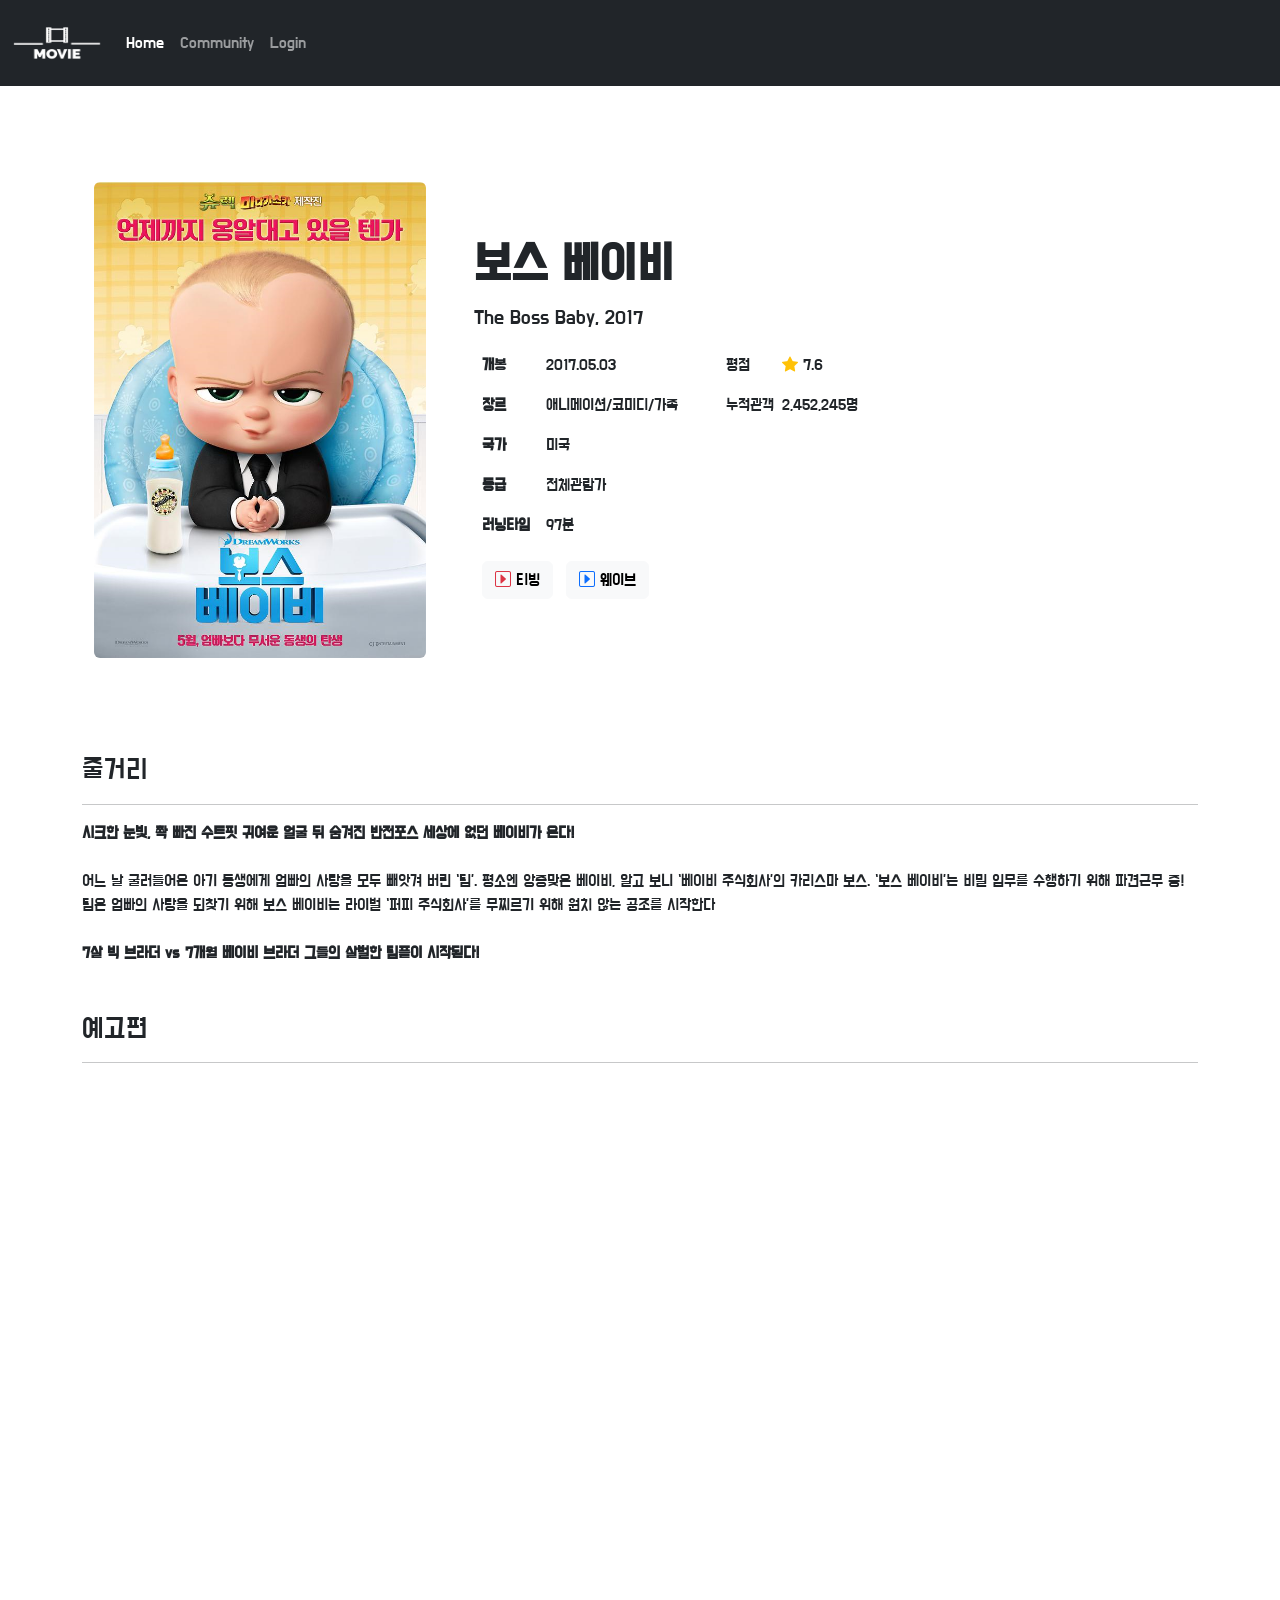
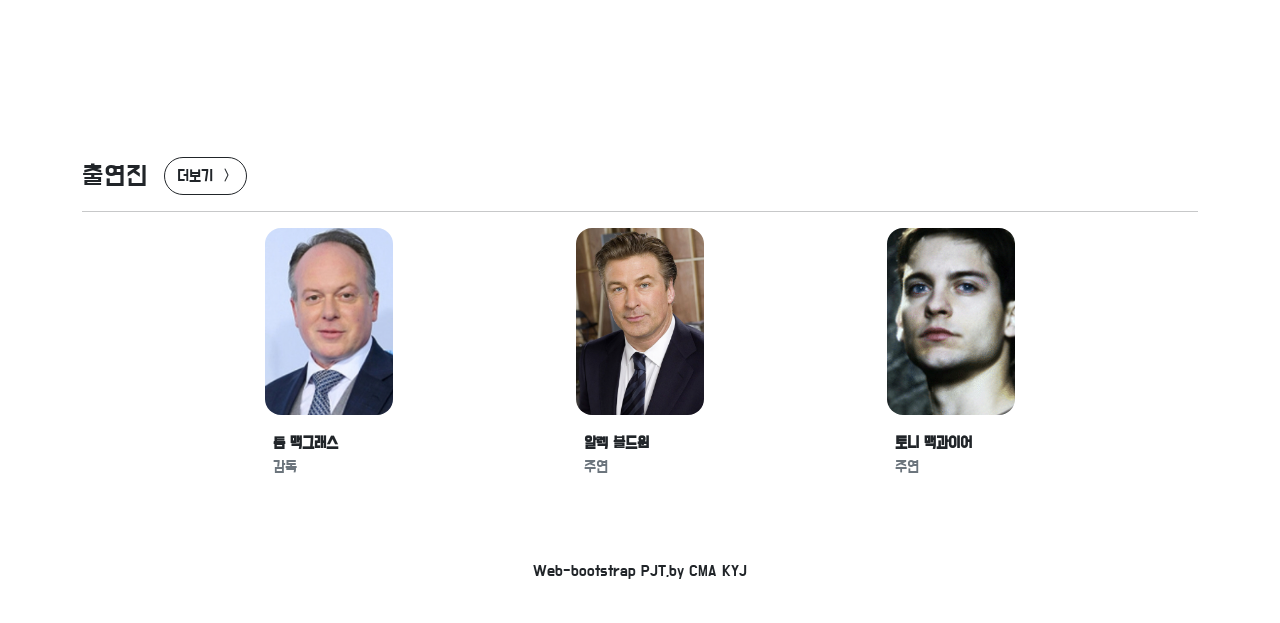
<file: 05_보스베이비.html>
<!DOCTYPE html>
<html lang="en">
  <head>
    <meta charset="UTF-8" />
    <meta http-equiv="X-UA-Compatible" content="IE=edge" />
    <meta name="viewport" content="width=device-width, initial-scale=1.0" />
    <!-- CSS only -->
    <link
      href="https://cdn.jsdelivr.net/npm/bootstrap@5.2.1/dist/css/bootstrap.min.css"
      rel="stylesheet"
      integrity="sha384-iYQeCzEYFbKjA/T2uDLTpkwGzCiq6soy8tYaI1GyVh/UjpbCx/TYkiZhlZB6+fzT"
      crossorigin="anonymous"
    />
    <link rel="preconnect" href="https://fonts.googleapis.com" />
    <link rel="preconnect" href="https://fonts.gstatic.com" crossorigin />
    <link
      href="https://fonts.googleapis.com/css2?family=Sunflower&display=swap"
      rel="stylesheet"
    />
    <link
      rel="stylesheet"
      href="https://cdn.jsdelivr.net/npm/bootstrap-icons@1.9.1/font/bootstrap-icons.css"
    />
    <link rel="stylesheet" href="0914.css" />
    <title>보스베이비</title>
    <link
      rel="icon"
      type="image/x-icon"
      href="./images (1)/icons8-icq-32.png"
    />
  </head>
  <body>
    <!-- 네비 -->
    <nav class="navbar navbar-expand-lg navbar-dark bg-dark">
      <div class="container-fluid">
        <a class="navbar-brand" href="#">
          <img src="./images (1)/logo.png" width="90" height="60" />
        </a>
        <button
          class="navbar-toggler"
          type="button"
          data-bs-toggle="collapse"
          data-bs-target="#navbarSupportedContent"
          aria-controls="navbarSupportedContent"
          aria-expanded="false"
          aria-label="Toggle navigation"
        >
          <span class="navbar-toggler-icon"></span>
        </button>
        <div class="collapse navbar-collapse" id="navbarNavDropdown">
          <ul class="navbar-nav">
            <li class="nav-item">
              <a
                class="nav-link active"
                aria-current="page"
                href="./index.html"
              >
                Home
              </a>
            </li>
            <li class="nav-item">
              <a class="nav-link" href="./03_community.html">Community</a>
            </li>
            <li class="nav-item">
              <a
                class="nav-link"
                data-bs-toggle="modal"
                data-bs-target="#exampleModal"
                href="#"
              >
                Login
              </a>
              <!-- 모달 -->
              <div
                class="modal fade"
                id="exampleModal"
                tabindex="-1"
                aria-labelledby="exampleModalLabel"
                aria-hidden="true"
              >
                <div class="modal-dialog">
                  <div class="modal-content">
                    <div class="modal-header">
                      <h5 class="modal-title" id="exampleModalLabel">
                        Login
                      </h5>
                      <button
                        type="button"
                        class="btn-close"
                        data-bs-dismiss="modal"
                        aria-label="Close"
                      ></button>
                    </div>
                    <div class="modal-body">
                      <div class="mb-3">
                        <label
                          for="exampleFormControlInput1"
                          class="form-label"
                        >
                          Email address
                        </label>
                        <input
                          type="email"
                          class="form-control"
                          id="exampleFormControlInput1"
                          aria-describedby="emaildHelpBlock"
                        />
                        <div id="emailHelpBlock" class="form-text">
                          We'll never share your email with anyone else.
                        </div>
                      </div>
                      <div class="mb-3">
                        <label
                          for="exampleFormControlTextarea1"
                          class="form-label"
                        >
                          Password
                        </label>
                        <input
                          type="email"
                          class="form-control"
                          id="exampleFormControlTextarea1"
                        />
                      </div>
                      <div class="mb-3 form-check">
                        <input
                          type="checkbox"
                          class="form-check-input"
                          id="exampleCheck1"
                        />
                        <label class="form-check-label" for="exampleCheck1">
                          Check me out
                        </label>
                      </div>
                    </div>
                    <div class="modal-footer">
                      <button
                        type="button"
                        class="btn btn-outline-secondary"
                        data-bs-dismiss="modal"
                      >
                        Close
                      </button>
                      <button type="button" class="btn btn-secondary">
                        Save changes
                      </button>
                    </div>
                  </div>
                </div>
              </div>
            </li>
          </ul>
        </div>
      </div>
    </nav>
    <!-- 영화 정보 -->
    <div class="container px-3 px-lg-4">
      <div class="row gx-4 gx-lg-5 align-items-center my-5 py-5">
        <div class="col-lg-4">
          <img
            class="img-fluid rounded mb-4 mb-lg-0"
            src="./images (1)/보스베이비.png"
          />
        </div>
        <div class="col-lg-8">
          <h1 class="display-5 fw-bold m-0 py-1">보스 베이비</h1>
          <p class="fs-5 mb-3 py-1">The Boss Baby, 2017</p>
          <div class="d-flex">
            <div class="px-2 fw-bold">
              <p>개봉</p>
              <p>장르</p>
              <p>국가</p>
              <p>등급</p>
              <p>러닝타임</p>
            </div>
            <div class="ps-2 pe-4">
              <p>2017.05.03</p>
              <p>애니메이션/코미디/가족</p>
              <p>미국</p>
              <p>전체관람가</p>
              <p>97분</p>
            </div>
            <div class="ps-4 pe-2fw-bold">
              <p>평점</p>
              <p>누적관객</p>
            </div>
            <div class="px-2">
              <p>
                <i class="bi bi-star-fill text-warning"></i>
                7.6
              </p>
              <p>2,452,245명</p>
            </div>
          </div>
          <div class="detail_btn my-2">
            <div class="group_btn">
              <a
                href="https://www.tving.com/movie/player/M000332033?utm_source=Daum&amp;utm_medium=Organic&amp;utm_campaign=SERP"
                target="_blank"
                class="btn btn-light mx-2"
              >
                <i class="bi bi-caret-right-square text-danger"></i>
                티빙
              </a>
              <a
                href="https://www.wavve.com/player/movie?movieid=MV_CA01_DY0000011238"
                target="_blank"
                class="btn btn-light"
              >
                <i class="bi bi-caret-right-square text-primary"></i>
                웨이브
              </a>
            </div>
          </div>
        </div>
      </div>
    </div>
    <!-- 줄거리 -->
    <section class="container my-5">
      <h3>
        줄거리
      </h3>
      <hr />
      <b>
        시크한 눈빛, 쫙 빠진 수트핏 귀여운 얼굴 뒤 숨겨진 반전포스 세상에 없던
        베이비가 온다!
      </b>
      <br />
      <br />
      어느 날 굴러들어온 아기 동생에게 엄빠의 사랑을 모두 빼앗겨 버린 ‘팀’.
      평소엔 앙증맞은 베이비, 알고 보니 ‘베이비 주식회사’의 카리스마 보스. ‘보스
      베이비’는 비밀 임무를 수행하기 위해 파견근무 중! 팀은 엄빠의 사랑을 되찾기
      위해 보스 베이비는 라이벌 ‘퍼피 주식회사’를 무찌르기 위해 원치 않는 공조를
      시작한다
      <br />
      <br />
      <b>7살 빅 브라더 vs 7개월 베이비 브라더 그들의 살벌한 팀플이 시작된다!</b>
    </section>
    <!-- 예고편 -->
    <section class="container my-5">
      <h3>
        예고편
      </h3>
      <hr />
      <div class="d-flex justify-content-center">
        <iframe
          width="1120"
          height="630"
          src="https://www.youtube.com/embed/t-TBvBKi1kA"
          title="YouTube video player"
          frameborder="0"
          allow="accelerometer; autoplay; clipboard-write; encrypted-media; gyroscope; picture-in-picture"
          allowfullscreen
        ></iframe>
      </div>
    </section>
    <!-- 출연진 -->
    <section class="container my-5">
      <h3>
        출연진
        <a
          href="https://movie.daum.net/moviedb/crew?movieId=107497"
          target="_blank"
          class="btn btn-outline-dark rounded-pill mx-2"
        >
          더보기
          <i class="bi bi-chevron-compact-right"></i>
        </a>
      </h3>
      <hr />
      <div class="d-flex justify-content-evenly">
        <div style="width: 8rem;">
          <img
            src="./images (1)/보스감독.png"
            class="card-img-top rounded-4 mb-2"
          />
          <div class="m-2">
            <strong>
              톰 맥그래스
            </strong>
            <span class="text-secondary">
              <br />
              감독
            </span>
          </div>
        </div>
        <div style="width: 8rem;">
          <img
            src="./images (1)/보스주연1.png"
            class="card-img-top rounded-4 mb-2"
          />
          <div class="m-2">
            <strong>
              알렉 볼드윈
            </strong>
            <span class="text-secondary">
              <br />
              주연
            </span>
          </div>
        </div>
        <div style="width: 8rem;">
          <img
            src="./images (1)/보스주연2.png"
            class="card-img-top rounded-4 mb-2"
          />
          <div class="m-2">
            <strong>
              토니 맥과이어
            </strong>
            <span class="text-secondary">
              <br />
              주연
            </span>
          </div>
        </div>
      </div>
    </section>
    <!-- 푸터 -->
    <footer>
      <p class="text-center py-4">Web-bootstrap PJT,by CMA KYJ</p>
    </footer>
    <!-- JavaScript Bundle with Popper -->
    <script
      src="https://cdn.jsdelivr.net/npm/bootstrap@5.2.1/dist/js/bootstrap.bundle.min.js"
      integrity="sha384-u1OknCvxWvY5kfmNBILK2hRnQC3Pr17a+RTT6rIHI7NnikvbZlHgTPOOmMi466C8"
      crossorigin="anonymous"
    ></script>
  </body>
</html>
</file>
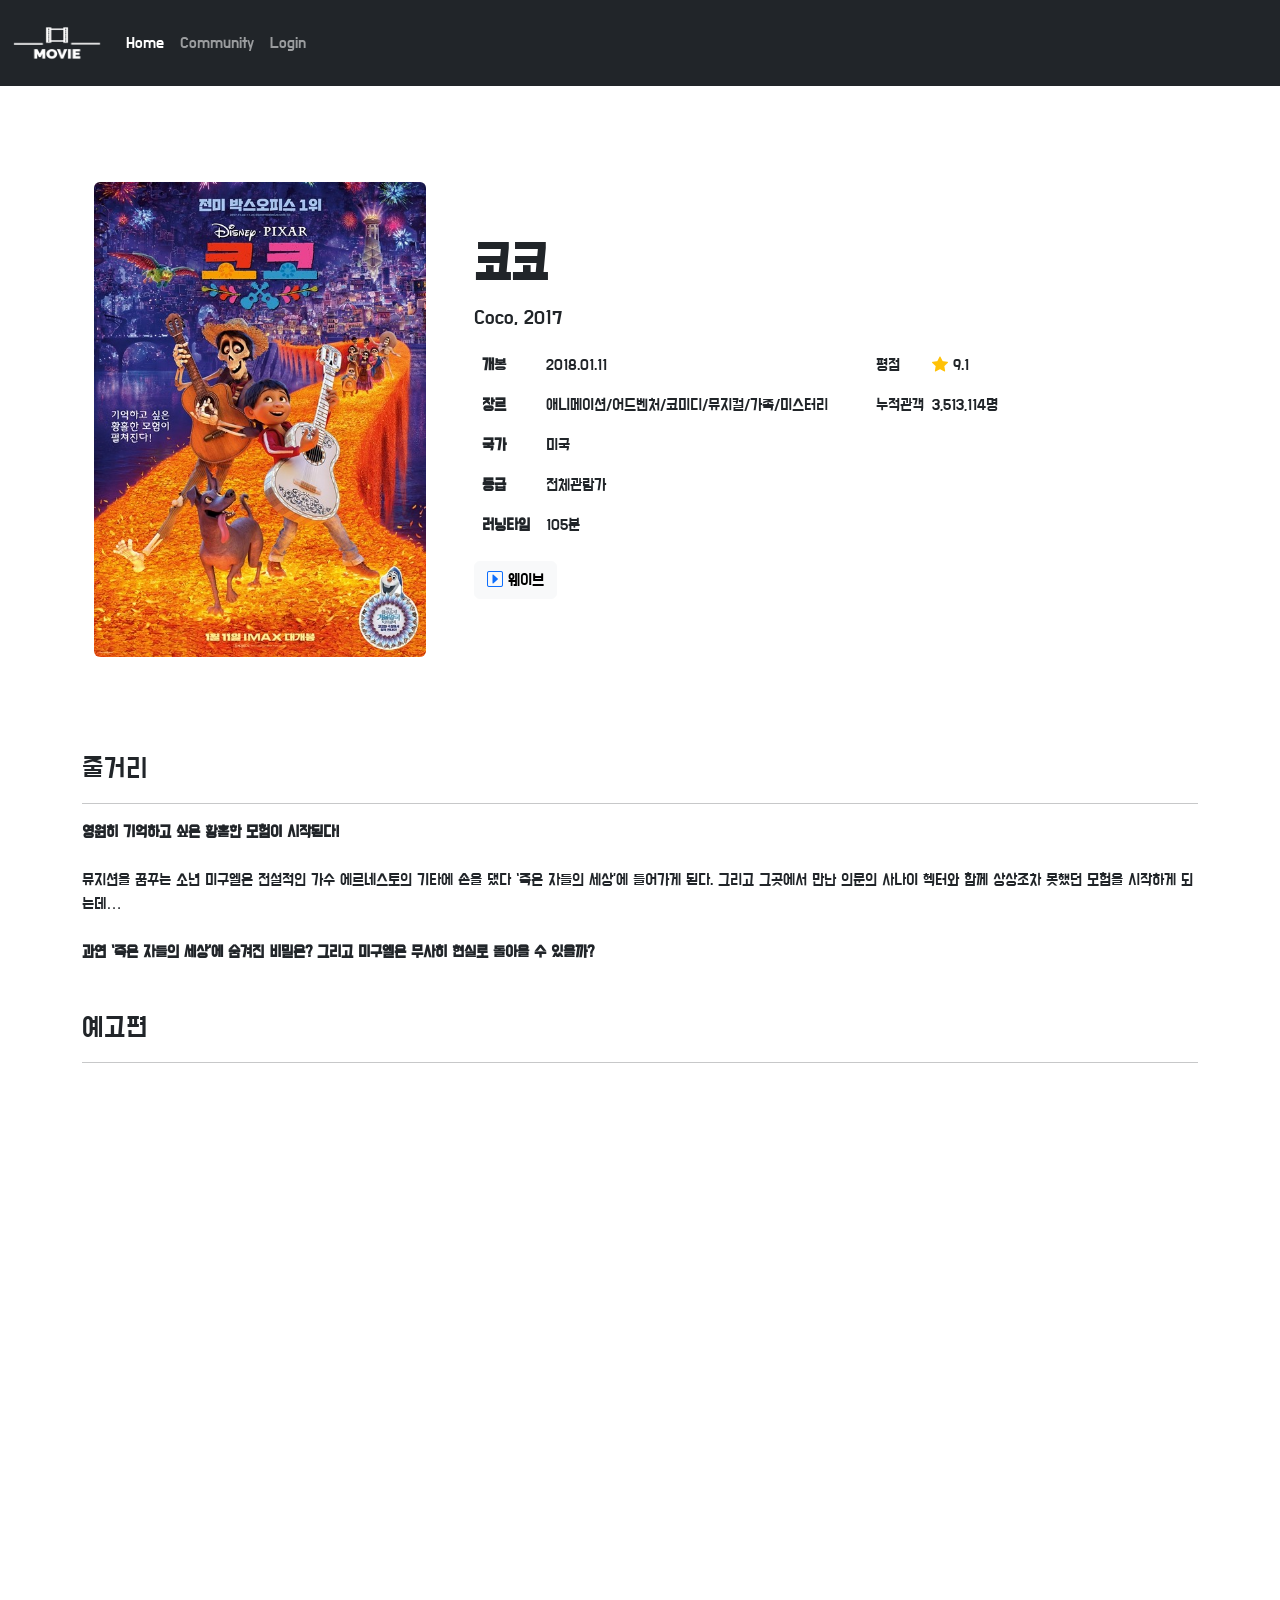
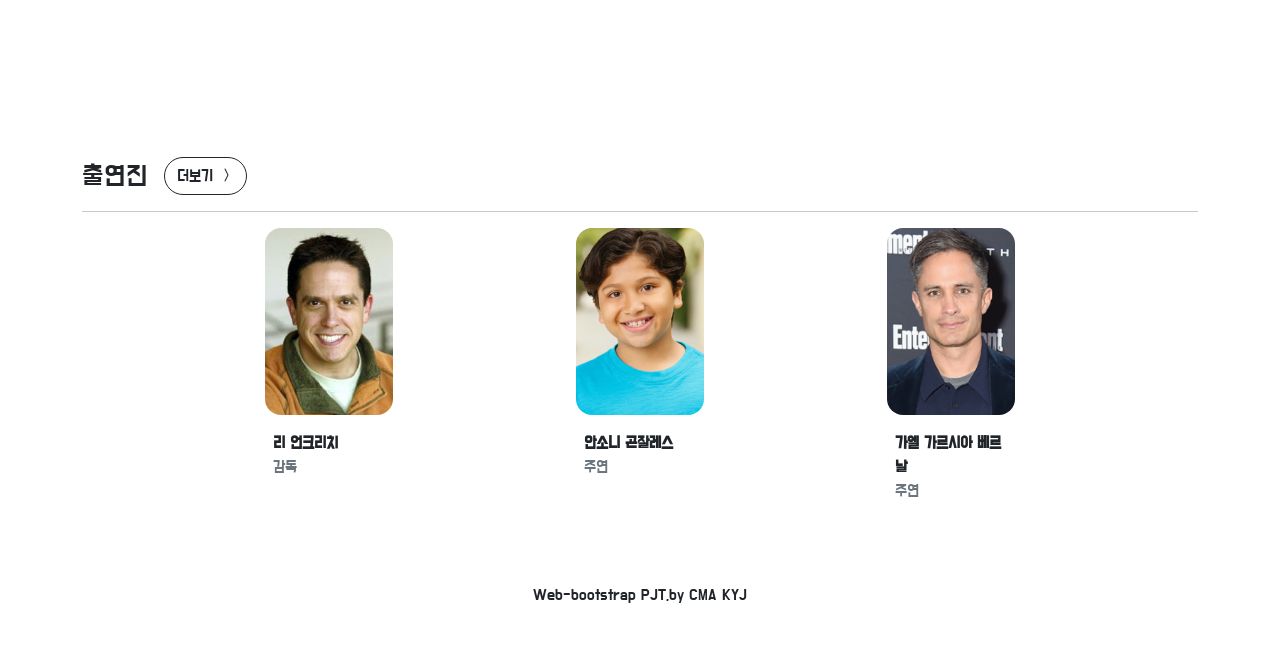
<file: 05_코코.html>
<!DOCTYPE html>
<html lang="en">
  <head>
    <meta charset="UTF-8" />
    <meta http-equiv="X-UA-Compatible" content="IE=edge" />
    <meta name="viewport" content="width=device-width, initial-scale=1.0" />
    <!-- CSS only -->
    <link
      href="https://cdn.jsdelivr.net/npm/bootstrap@5.2.1/dist/css/bootstrap.min.css"
      rel="stylesheet"
      integrity="sha384-iYQeCzEYFbKjA/T2uDLTpkwGzCiq6soy8tYaI1GyVh/UjpbCx/TYkiZhlZB6+fzT"
      crossorigin="anonymous"
    />
    <link rel="preconnect" href="https://fonts.googleapis.com" />
    <link rel="preconnect" href="https://fonts.gstatic.com" crossorigin />
    <link
      href="https://fonts.googleapis.com/css2?family=Sunflower&display=swap"
      rel="stylesheet"
    />
    <link
      rel="stylesheet"
      href="https://cdn.jsdelivr.net/npm/bootstrap-icons@1.9.1/font/bootstrap-icons.css"
    />
    <link rel="stylesheet" href="0914.css" />
    <title>코코</title>
    <link
      rel="icon"
      type="image/x-icon"
      href="./images (1)/icons8-icq-32.png"
    />
  </head>
  <body>
    <!-- 네비 -->
    <nav class="navbar navbar-expand-lg navbar-dark bg-dark">
      <div class="container-fluid">
        <a class="navbar-brand" href="#">
          <img src="./images (1)/logo.png" width="90" height="60" />
        </a>
        <button
          class="navbar-toggler"
          type="button"
          data-bs-toggle="collapse"
          data-bs-target="#navbarSupportedContent"
          aria-controls="navbarSupportedContent"
          aria-expanded="false"
          aria-label="Toggle navigation"
        >
          <span class="navbar-toggler-icon"></span>
        </button>
        <div class="collapse navbar-collapse" id="navbarNavDropdown">
          <ul class="navbar-nav">
            <li class="nav-item">
              <a
                class="nav-link active"
                aria-current="page"
                href="./index.html"
              >
                Home
              </a>
            </li>
            <li class="nav-item">
              <a class="nav-link" href="./03_community.html">Community</a>
            </li>
            <li class="nav-item">
              <a
                class="nav-link"
                data-bs-toggle="modal"
                data-bs-target="#exampleModal"
                href="#"
              >
                Login
              </a>
              <!-- 모달 -->
              <div
                class="modal fade"
                id="exampleModal"
                tabindex="-1"
                aria-labelledby="exampleModalLabel"
                aria-hidden="true"
              >
                <div class="modal-dialog">
                  <div class="modal-content">
                    <div class="modal-header">
                      <h5 class="modal-title" id="exampleModalLabel">
                        Login
                      </h5>
                      <button
                        type="button"
                        class="btn-close"
                        data-bs-dismiss="modal"
                        aria-label="Close"
                      ></button>
                    </div>
                    <div class="modal-body">
                      <div class="mb-3">
                        <label
                          for="exampleFormControlInput1"
                          class="form-label"
                        >
                          Email address
                        </label>
                        <input
                          type="email"
                          class="form-control"
                          id="exampleFormControlInput1"
                          aria-describedby="emaildHelpBlock"
                        />
                        <div id="emailHelpBlock" class="form-text">
                          We'll never share your email with anyone else.
                        </div>
                      </div>
                      <div class="mb-3">
                        <label
                          for="exampleFormControlTextarea1"
                          class="form-label"
                        >
                          Password
                        </label>
                        <input
                          type="email"
                          class="form-control"
                          id="exampleFormControlTextarea1"
                        />
                      </div>
                      <div class="mb-3 form-check">
                        <input
                          type="checkbox"
                          class="form-check-input"
                          id="exampleCheck1"
                        />
                        <label class="form-check-label" for="exampleCheck1">
                          Check me out
                        </label>
                      </div>
                    </div>
                    <div class="modal-footer">
                      <button
                        type="button"
                        class="btn btn-outline-secondary"
                        data-bs-dismiss="modal"
                      >
                        Close
                      </button>
                      <button type="button" class="btn btn-secondary">
                        Save changes
                      </button>
                    </div>
                  </div>
                </div>
              </div>
            </li>
          </ul>
        </div>
      </div>
    </nav>
    <!-- 영화 정보 -->
    <div class="container px-3 px-lg-4">
      <div class="row gx-4 gx-lg-5 align-items-center my-5 py-5">
        <div class="col-lg-4">
          <img
            class="img-fluid rounded mb-4 mb-lg-0"
            src="./images (1)/코코.png"
          />
        </div>
        <div class="col-lg-8">
          <h1 class="display-5 fw-bold m-0 py-1">코코</h1>
          <p class="fs-5 mb-3 py-1">Coco, 2017</p>
          <div class="d-flex">
            <div class="px-2 fw-bold">
              <p>개봉</p>
              <p>장르</p>
              <p>국가</p>
              <p>등급</p>
              <p>러닝타임</p>
            </div>
            <div class="ps-2 pe-4">
              <p>2018.01.11</p>
              <p>애니메이션/어드벤처/코미디/뮤지컬/가족/미스터리</p>
              <p>미국</p>
              <p>전체관람가</p>
              <p>105분</p>
            </div>
            <div class="ps-4 pe-2fw-bold">
              <p>평점</p>
              <p>누적관객</p>
            </div>
            <div class="px-2">
              <p>
                <i class="bi bi-star-fill text-warning"></i>
                9.1
              </p>
              <p>3,513,114명</p>
            </div>
          </div>
          <div class="detail_btn my-2">
            <div class="group_btn">
              <a
                href="https://www.wavve.com/player/movie?movieid=MV_CA01_DY0000011238"
                target="_blank"
                class="btn btn-light"
              >
                <i class="bi bi-caret-right-square text-primary"></i>
                웨이브
              </a>
            </div>
          </div>
        </div>
      </div>
    </div>
    <!-- 줄거리 -->
    <section class="container my-5">
      <h3>
        줄거리
      </h3>
      <hr />
      <b>
        영원히 기억하고 싶은 황홀한 모험이 시작된다!
      </b>
      <br />
      <br />
      뮤지션을 꿈꾸는 소년 미구엘은 전설적인 가수 에르네스토의 기타에 손을 댔다
      ‘죽은 자들의 세상’에 들어가게 된다. 그리고 그곳에서 만난 의문의 사나이
      헥터와 함께 상상조차 못했던 모험을 시작하게 되는데…
      <br />
      <br />
      <b>
        과연 ‘죽은 자들의 세상’에 숨겨진 비밀은? 그리고 미구엘은 무사히 현실로
        돌아올 수 있을까?
      </b>
    </section>
    <!-- 예고편 -->
    <section class="container my-5">
      <h3>
        예고편
      </h3>
      <hr />
      <div class="d-flex justify-content-center">
        <iframe
          width="1120"
          height="630"
          src="https://www.youtube.com/embed/LmS5KMJTWlA"
          title="YouTube video player"
          frameborder="0"
          allow="accelerometer; autoplay; clipboard-write; encrypted-media; gyroscope; picture-in-picture"
          allowfullscreen
        ></iframe>
      </div>
    </section>
    <!-- 출연진 -->
    <section class="container my-5">
      <h3>
        출연진
        <a
          href="https://movie.daum.net/moviedb/crew?movieId=110929"
          target="_blank"
          class="btn btn-outline-dark rounded-pill mx-2"
        >
          더보기
          <i class="bi bi-chevron-compact-right"></i>
        </a>
      </h3>
      <hr />
      <div class="d-flex justify-content-evenly">
        <div style="width: 8rem;">
          <img
            src="./images (1)/코코감독.png"
            class="card-img-top rounded-4 mb-2"
          />
          <div class="m-2">
            <strong>
              리 언크리치
            </strong>
            <span class="text-secondary">
              <br />
              감독
            </span>
          </div>
        </div>
        <div style="width: 8rem;">
          <img
            src="./images (1)/코코주연1.png"
            class="card-img-top rounded-4 mb-2"
          />
          <div class="m-2">
            <strong>
              안소니 곤잘레스
            </strong>
            <span class="text-secondary">
              <br />
              주연
            </span>
          </div>
        </div>
        <div style="width: 8rem;">
          <img
            src="./images (1)/코코주연2.png"
            class="card-img-top rounded-4 mb-2"
          />
          <div class="m-2">
            <strong>
              가엘 가르시아 베르날
            </strong>
            <span class="text-secondary">
              <br />
              주연
            </span>
          </div>
        </div>
      </div>
    </section>
    <!-- 푸터 -->
    <footer>
      <p class="text-center py-4">Web-bootstrap PJT,by CMA KYJ</p>
    </footer>
    <!-- JavaScript Bundle with Popper -->
    <script
      src="https://cdn.jsdelivr.net/npm/bootstrap@5.2.1/dist/js/bootstrap.bundle.min.js"
      integrity="sha384-u1OknCvxWvY5kfmNBILK2hRnQC3Pr17a+RTT6rIHI7NnikvbZlHgTPOOmMi466C8"
      crossorigin="anonymous"
    ></script>
  </body>
</html>
</file>
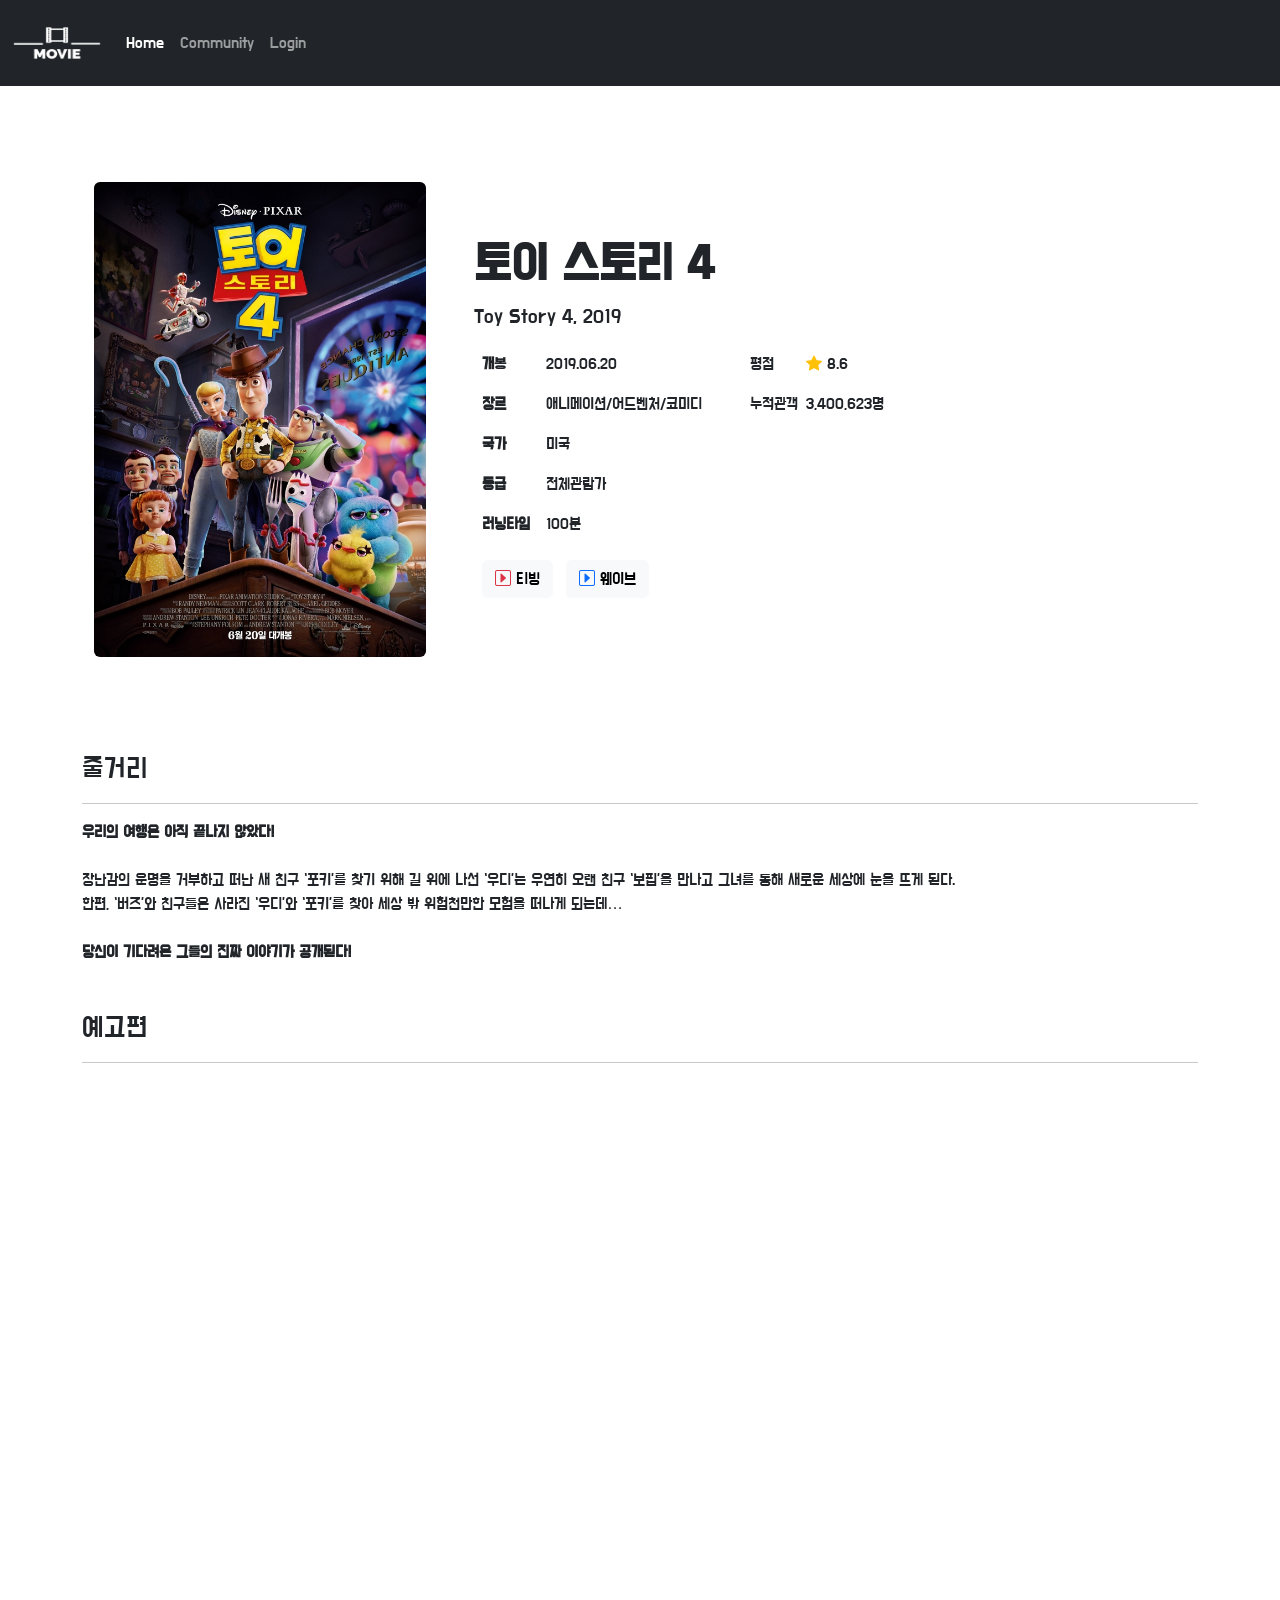
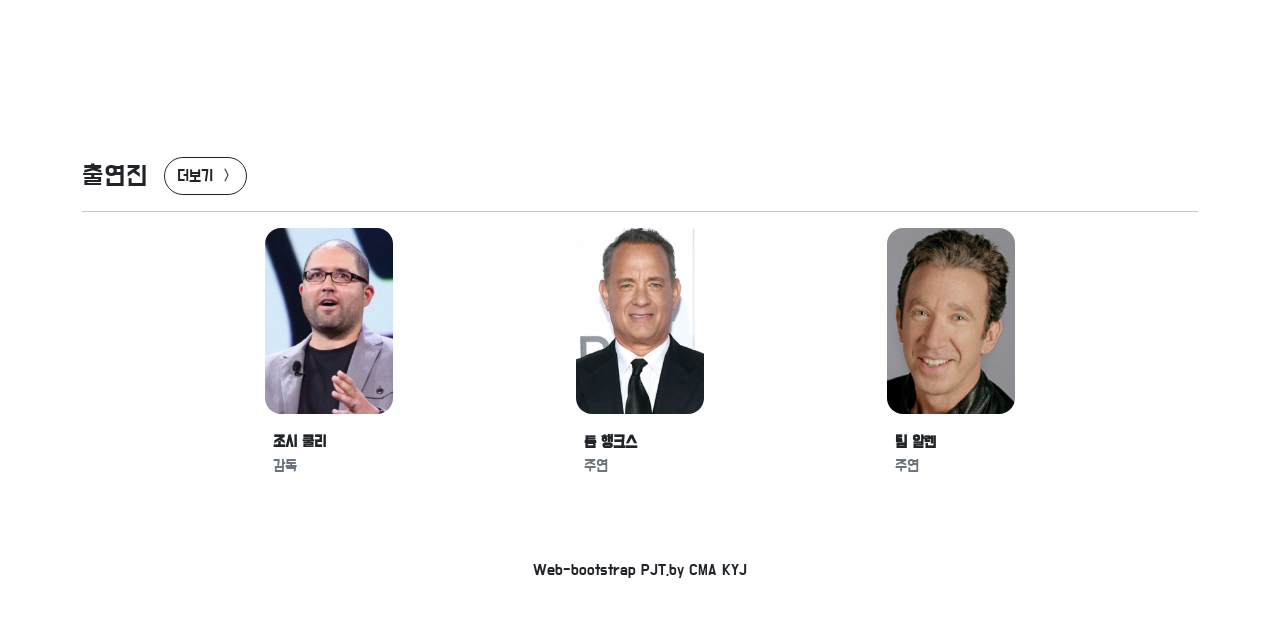
<file: 05_토이스토리4.html>
<!DOCTYPE html>
<html lang="en">
  <head>
    <meta charset="UTF-8" />
    <meta http-equiv="X-UA-Compatible" content="IE=edge" />
    <meta name="viewport" content="width=device-width, initial-scale=1.0" />
    <!-- CSS only -->
    <link
      href="https://cdn.jsdelivr.net/npm/bootstrap@5.2.1/dist/css/bootstrap.min.css"
      rel="stylesheet"
      integrity="sha384-iYQeCzEYFbKjA/T2uDLTpkwGzCiq6soy8tYaI1GyVh/UjpbCx/TYkiZhlZB6+fzT"
      crossorigin="anonymous"
    />
    <link rel="preconnect" href="https://fonts.googleapis.com" />
    <link rel="preconnect" href="https://fonts.gstatic.com" crossorigin />
    <link
      href="https://fonts.googleapis.com/css2?family=Sunflower&display=swap"
      rel="stylesheet"
    />
    <link
      rel="stylesheet"
      href="https://cdn.jsdelivr.net/npm/bootstrap-icons@1.9.1/font/bootstrap-icons.css"
    />
    <link rel="stylesheet" href="0914.css" />
    <title>토이스토리4</title>
    <link
      rel="icon"
      type="image/x-icon"
      href="./images (1)/icons8-icq-32.png"
    />
  </head>
  <body>
    <!-- 네비 -->
    <nav class="navbar navbar-expand-lg navbar-dark bg-dark">
      <div class="container-fluid">
        <a class="navbar-brand" href="#">
          <img src="./images (1)/logo.png" width="90" height="60" />
        </a>
        <button
          class="navbar-toggler"
          type="button"
          data-bs-toggle="collapse"
          data-bs-target="#navbarSupportedContent"
          aria-controls="navbarSupportedContent"
          aria-expanded="false"
          aria-label="Toggle navigation"
        >
          <span class="navbar-toggler-icon"></span>
        </button>
        <div class="collapse navbar-collapse" id="navbarNavDropdown">
          <ul class="navbar-nav">
            <li class="nav-item">
              <a
                class="nav-link active"
                aria-current="page"
                href="./index.html"
              >
                Home
              </a>
            </li>
            <li class="nav-item">
              <a class="nav-link" href="./03_community.html">Community</a>
            </li>
            <li class="nav-item">
              <a
                class="nav-link"
                data-bs-toggle="modal"
                data-bs-target="#exampleModal"
                href="#"
              >
                Login
              </a>
              <!-- 모달 -->
              <div
                class="modal fade"
                id="exampleModal"
                tabindex="-1"
                aria-labelledby="exampleModalLabel"
                aria-hidden="true"
              >
                <div class="modal-dialog">
                  <div class="modal-content">
                    <div class="modal-header">
                      <h5 class="modal-title" id="exampleModalLabel">
                        Login
                      </h5>
                      <button
                        type="button"
                        class="btn-close"
                        data-bs-dismiss="modal"
                        aria-label="Close"
                      ></button>
                    </div>
                    <div class="modal-body">
                      <div class="mb-3">
                        <label
                          for="exampleFormControlInput1"
                          class="form-label"
                        >
                          Email address
                        </label>
                        <input
                          type="email"
                          class="form-control"
                          id="exampleFormControlInput1"
                          aria-describedby="emaildHelpBlock"
                        />
                        <div id="emailHelpBlock" class="form-text">
                          We'll never share your email with anyone else.
                        </div>
                      </div>
                      <div class="mb-3">
                        <label
                          for="exampleFormControlTextarea1"
                          class="form-label"
                        >
                          Password
                        </label>
                        <input
                          type="email"
                          class="form-control"
                          id="exampleFormControlTextarea1"
                        />
                      </div>
                      <div class="mb-3 form-check">
                        <input
                          type="checkbox"
                          class="form-check-input"
                          id="exampleCheck1"
                        />
                        <label class="form-check-label" for="exampleCheck1">
                          Check me out
                        </label>
                      </div>
                    </div>
                    <div class="modal-footer">
                      <button
                        type="button"
                        class="btn btn-outline-secondary"
                        data-bs-dismiss="modal"
                      >
                        Close
                      </button>
                      <button type="button" class="btn btn-secondary">
                        Save changes
                      </button>
                    </div>
                  </div>
                </div>
              </div>
            </li>
          </ul>
        </div>
      </div>
    </nav>
    <!-- 영화 정보 -->
    <div class="container px-3 px-lg-4">
      <div class="row gx-4 gx-lg-5 align-items-center my-5 py-5">
        <div class="col-lg-4">
          <img
            class="img-fluid rounded mb-4 mb-lg-0"
            src="./images (1)/토이스토리.png"
          />
        </div>
        <div class="col-lg-8">
          <h1 class="display-5 fw-bold m-0 py-1">토이 스토리 4</h1>
          <p class="fs-5 mb-3 py-1">Toy Story 4, 2019</p>
          <div class="d-flex">
            <div class="px-2 fw-bold">
              <p>개봉</p>
              <p>장르</p>
              <p>국가</p>
              <p>등급</p>
              <p>러닝타임</p>
            </div>
            <div class="ps-2 pe-4">
              <p>2019.06.20</p>
              <p>애니메이션/어드벤처/코미디</p>
              <p>미국</p>
              <p>전체관람가</p>
              <p>100분</p>
            </div>
            <div class="ps-4 pe-2fw-bold">
              <p>평점</p>
              <p>누적관객</p>
            </div>
            <div class="px-2">
              <p>
                <i class="bi bi-star-fill text-warning"></i>
                8.6
              </p>
              <p>3,400,623명</p>
            </div>
          </div>
          <div class="detail_btn my-2">
            <div class="group_btn">
              <a
                href="https://www.tving.com/movie/player/M000332033?utm_source=Daum&amp;utm_medium=Organic&amp;utm_campaign=SERP"
                target="_blank"
                class="btn btn-light mx-2"
              >
                <i class="bi bi-caret-right-square text-danger"></i>
                티빙
              </a>
              <a
                href="https://www.wavve.com/player/movie?movieid=MV_CA01_DY0000011238"
                target="_blank"
                class="btn btn-light"
              >
                <i class="bi bi-caret-right-square text-primary"></i>
                웨이브
              </a>
            </div>
          </div>
        </div>
      </div>
    </div>
    <!-- 줄거리 -->
    <section class="container my-5">
      <h3>
        줄거리
      </h3>
      <hr />
      <b>
        우리의 여행은 아직 끝나지 않았다!
      </b>
      <br />
      <br />
      장난감의 운명을 거부하고 떠난 새 친구 ‘포키’를 찾기 위해 길 위에 나선
      ‘우디’는 우연히 오랜 친구 ‘보핍’을 만나고 그녀를 통해 새로운 세상에 눈을
      뜨게 된다.
      <br />
      한편, ‘버즈’와 친구들은 사라진 ‘우디’와 ‘포키’를 찾아 세상 밖 위험천만한
      모험을 떠나게 되는데…
      <br />
      <br />
      <b>당신이 기다려온 그들의 진짜 이야기가 공개된다!</b>
    </section>
    <!-- 예고편 -->
    <section class="container my-5">
      <h3>
        예고편
      </h3>
      <hr />
      <div class="d-flex justify-content-center">
        <iframe
          width="1120"
          height="630"
          src="https://www.youtube.com/embed/u8GQibRXVHg"
          title="YouTube video player"
          frameborder="0"
          allow="accelerometer; autoplay; clipboard-write; encrypted-media; gyroscope; picture-in-picture"
          allowfullscreen
        ></iframe>
      </div>
    </section>
    <!-- 출연진 -->
    <section class="container my-5">
      <h3>
        출연진
        <a
          href="https://movie.daum.net/moviedb/crew?movieId=123556"
          target="_blank"
          class="btn btn-outline-dark rounded-pill mx-2"
        >
          더보기
          <i class="bi bi-chevron-compact-right"></i>
        </a>
      </h3>
      <hr />
      <div class="d-flex justify-content-evenly">
        <div style="width: 8rem;">
          <img
            src="./images (1)/토스4감독.png"
            class="card-img-top rounded-4 mb-2"
          />
          <div class="m-2">
            <strong>
              조시 쿨리
            </strong>
            <span class="text-secondary">
              <br />
              감독
            </span>
          </div>
        </div>
        <div style="width: 8rem;">
          <img
            src="./images (1)/토스4주연1.png"
            class="card-img-top rounded-4 mb-2"
          />
          <div class="m-2">
            <strong>
              톰 행크스
            </strong>
            <span class="text-secondary">
              <br />
              주연
            </span>
          </div>
        </div>
        <div style="width: 8rem;">
          <img
            src="./images (1)/토스4주연2.png"
            class="card-img-top rounded-4 mb-2"
          />
          <div class="m-2">
            <strong>
              팀 알렌
            </strong>
            <span class="text-secondary">
              <br />
              주연
            </span>
          </div>
        </div>
      </div>
    </section>
    <!-- 푸터 -->
    <footer>
      <p class="text-center py-4">Web-bootstrap PJT,by CMA KYJ</p>
    </footer>
    <!-- JavaScript Bundle with Popper -->
    <script
      src="https://cdn.jsdelivr.net/npm/bootstrap@5.2.1/dist/js/bootstrap.bundle.min.js"
      integrity="sha384-u1OknCvxWvY5kfmNBILK2hRnQC3Pr17a+RTT6rIHI7NnikvbZlHgTPOOmMi466C8"
      crossorigin="anonymous"
    ></script>
  </body>
</html>
</file>
<file: 0914.css>
@import url('https://fonts.googleapis.com/css2?family=Do+Hyeon&display=swap');
* {
    font-family: 'Do Hyeon', sans-serif;
    
}

.img-box {
    position: relative;
}

.layout {
    position:absolute;
    width:100%;
    height: 100%;
    background-color: rgba(0, 0, 0, 0.3);
    opacity: 0;
}

.layout:hover {
    position:absolute;
    width:100%;
    height: 100%;
    background-color: rgba(0, 0, 0, 0.3);
    opacity: 1;
    border-radius: 15px;
    color:white;
    text-align: center;
    line-height: 430px;
    font-size: 30px;
}
</file>
